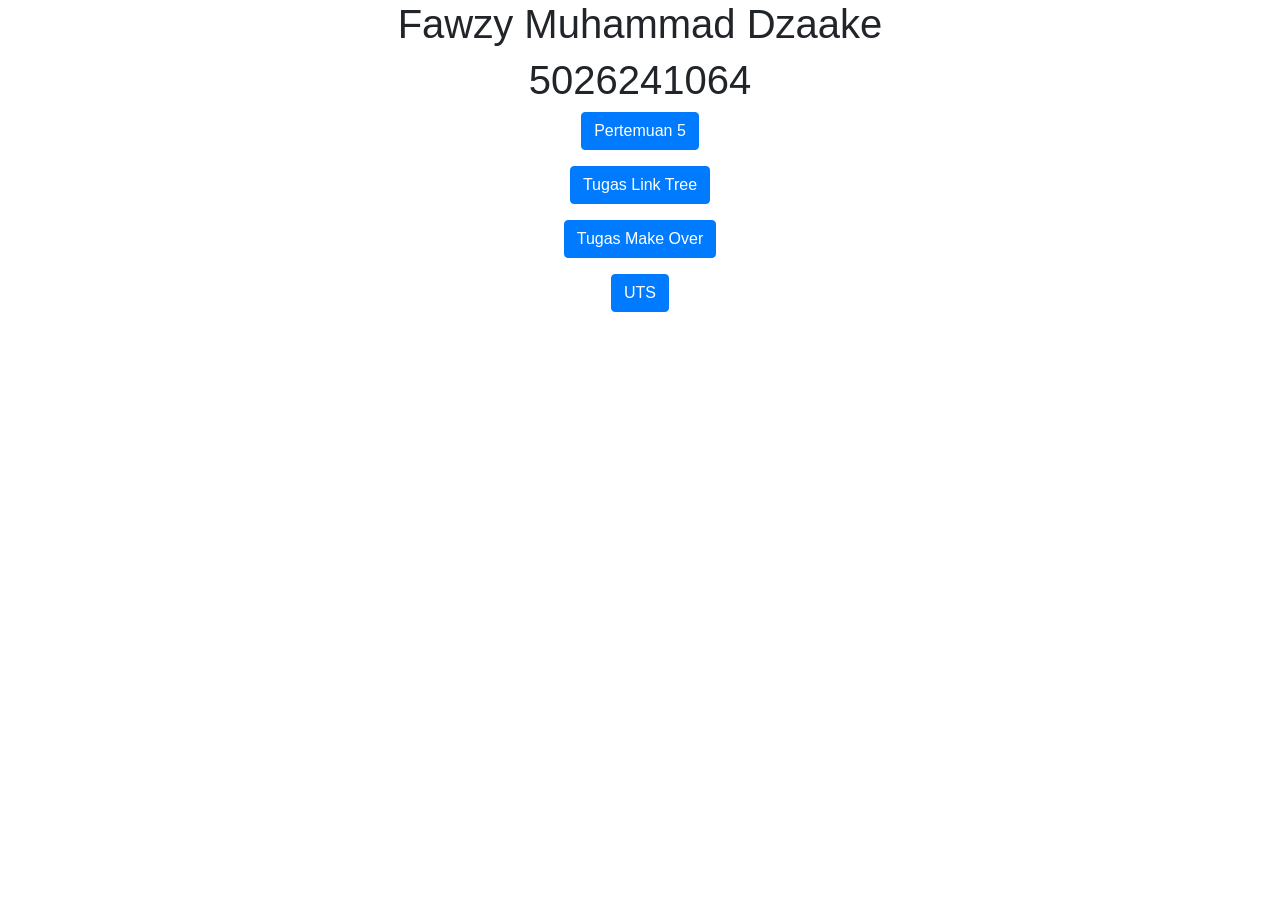
<file: index.html>
<!DOCTYPE html>
<html lang="en">

<head>
    <title>5026241064</title>
    <meta charset="utf-8">
    <meta name="viewport" content="width=device-width, initial-scale=1">

    <link rel="stylesheet" href="https://cdn.jsdelivr.net/npm/bootstrap@4.6.2/dist/css/bootstrap.min.css">
    <link href="https://fonts.googleapis.com/css2?family=Open+Sans:wght@400;700&display=swap" rel="stylesheet">

    <script src="https://cdn.jsdelivr.net/npm/jquery@3.7.1/dist/jquery.slim.min.js"></script>
    <script src="https://cdn.jsdelivr.net/npm/popper.js@1.16.1/dist/umd/popper.min.js"></script>
    <script src="https://cdn.jsdelivr.net/npm/bootstrap@4.6.2/dist/js/bootstrap.bundle.min.js"></script>
</head>

<body>
    <div class="container">
        <center>
            <h1>Fawzy Muhammad Dzaake</h1>
            <h1>5026241064</h1>
            <p><a href="pertemuan5.html" target="_blank"><button class="btn btn-primary">Pertemuan 5</button></a></p>
            <p><a href="tugaspertemuan5.html" target="_blank"><button class="btn btn-primary">Tugas Link Tree</button></a></p>
            <p><a href="tugaspraets.html" target="_blank"><button class="btn btn-primary">Tugas Make Over</button></a></p>
            <p><a href="UTS/5026241064.html" target="_blank"><button class="btn btn-primary">UTS</button></a>
        </center>
    </div>
</body>

</html>
</file>
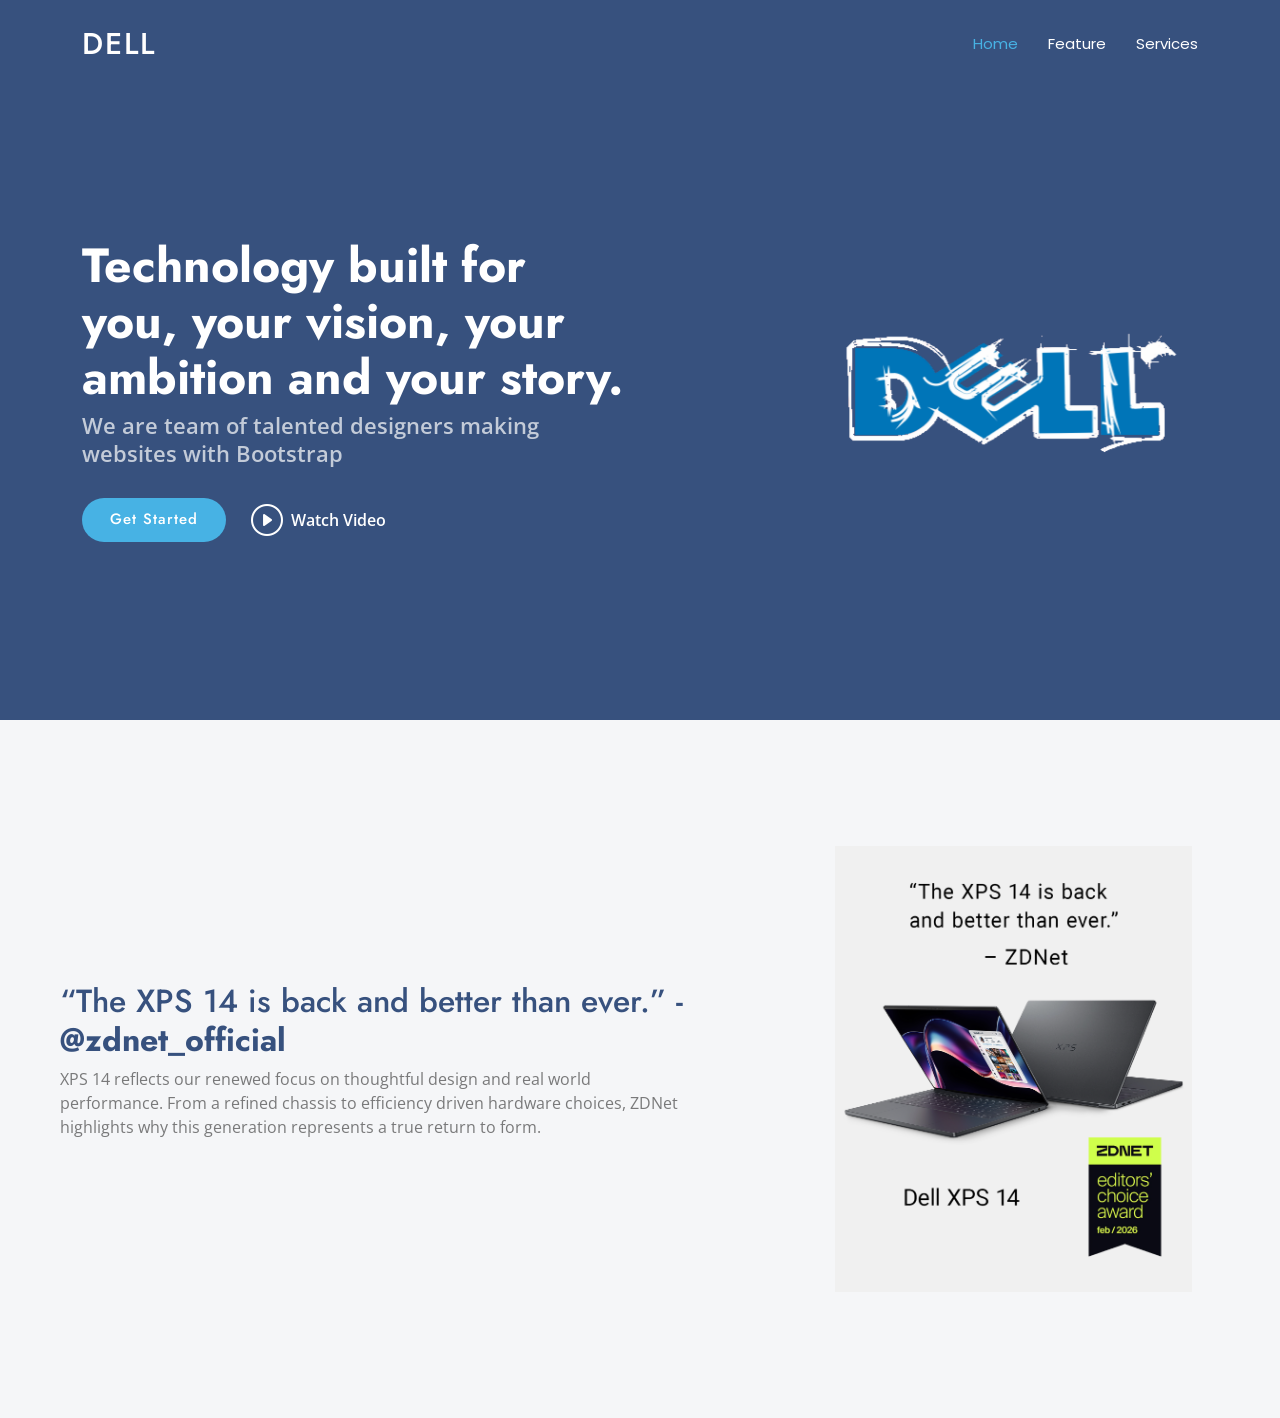
<file: pertemuan5.html>
<!DOCTYPE html>
<html lang="en">

<head>
    <meta charset="utf-8">
    <meta content="width=device-width, initial-scale=1.0" name="viewport">
    <title>DELL</title>
    <meta name="description" content="">
    <meta name="keywords" content="">

    <!-- Favicons -->
    <link href="assets/img/favicon.png" rel="icon">
    <link href="assets/img/apple-touch-icon.png" rel="apple-touch-icon">

    <!-- Fonts -->
    <link href="https://fonts.googleapis.com" rel="preconnect">
    <link href="https://fonts.gstatic.com" rel="preconnect" crossorigin>
    <link
        href="https://fonts.googleapis.com/css2?family=Open+Sans:ital,wght@0,300;0,400;0,500;0,600;0,700;0,800;1,300;1,400;1,500;1,600;1,700;1,800&family=Poppins:ital,wght@0,100;0,200;0,300;0,400;0,500;0,600;0,700;0,800;0,900;1,100;1,200;1,300;1,400;1,500;1,600;1,700;1,800;1,900&family=Jost:ital,wght@0,100;0,200;0,300;0,400;0,500;0,600;0,700;0,800;0,900;1,100;1,200;1,300;1,400;1,500;1,600;1,700;1,800;1,900&display=swap"
        rel="stylesheet">

    <!-- Vendor CSS Files -->
    <link href="assets/vendor/bootstrap/css/bootstrap.min.css" rel="stylesheet">
    <link href="assets/vendor/bootstrap-icons/bootstrap-icons.css" rel="stylesheet">
    <link href="assets/vendor/aos/aos.css" rel="stylesheet">
    <link href="assets/vendor/glightbox/css/glightbox.min.css" rel="stylesheet">
    <link href="assets/vendor/swiper/swiper-bundle.min.css" rel="stylesheet">

    <!-- Main CSS File -->
    <link href="assets/css/main.css" rel="stylesheet">
    
    <!-- =======================================================
  * Template Name: Arsha
  * Template URL: https://bootstrapmade.com/arsha-free-bootstrap-html-template-corporate/
  * Updated: Feb 22 2025 with Bootstrap v5.3.3
  * Author: BootstrapMade.com
  * License: https://bootstrapmade.com/license/
    ======================================================== -->
</head>

<body class="index-page">
    <header id="header" class="header d-flex align-items-center fixed-top">
        <div class="container-fluid container-xl position-relative d-flex align-items-center">
        
            <a href="index.html" class="logo d-flex align-items-center me-auto">
                <!-- Uncomment the line below if you also wish to use an image logo -->
                <!-- <img src="assets/img/logo.webp" alt=""> -->
                <h1 class="sitename">DELL</h1>
            </a>

            <nav id="navmenu" class="navmenu">
                <ul>
                    <li><a href="#hero" class="active">Home</a></li>
                    <li><a href="#why-us">Feature</a></li>
                    <li><a href="#services">Services</a></li>
                </ul>
                <i class="mobile-nav-toggle d-xl-none bi bi-list"></i>
            </nav>
    
        </div>
    </header>

    <main class="main">
    
        <!-- Hero Section -->
        <section id="hero" class="hero section dark-background">
        
            <div class="container">
                <div class="row gy-4">
                    <div class="col-lg-6 order-2 order-lg-1 d-flex flex-column justify-content-center"
                        data-aos="zoom-out">
                        <h1>Technology built for you, your vision, your ambition and your story.</h1>
                        <p>We are team of talented designers making websites with Bootstrap</p>
                        <div class="d-flex">
                            <a href="#about" class="btn-get-started">Get Started</a>
                            <a href="visitstore.bio/dell?tab=ig"
                                class="glightbox btn-watch-video d-flex align-items-center"><i
                                    class="bi bi-play-circle"></i><span>Watch Video</span></a>
                        </div>
                    </div>
                    <div class="col-lg-6 order-1 order-lg-2 hero-img text-end" data-aos="zoom-out" data-aos-delay="200">
                        <img src="assets/img/logo-dell.png" class="img-fluid animated" style="width: 70%;">
                    </div>
                </div>
            </div>
        
        </section><!-- /Hero Section -->
        <!-- Why Us Section -->
        <section id="why-us" class="section why-us light-background" data-builder="section">
        
            <div class="container-fluid">
            
                <div class="row gy-4">
                
                    <div class="col-lg-7 d-flex flex-column justify-content-center order-2 order-lg-1">
                    
                        <div class="content px-xl-5 text-start" data-aos="fade-up" data-aos-delay="100">
                            <h1 class="fs-2"><span>“The XPS 14 is back and better than ever.” - </span><strong>@zdnet_official</strong></h1>
                            <p class="large">
                                XPS 14 reflects our renewed focus on thoughtful design and real world performance. From a refined chassis to efficiency driven hardware choices, ZDNet highlights why this generation represents a true return to form.
                            </p>
                        </div>
                    
                    </div>
                
                    <div class="col-lg-5 order-1 order-lg-2 why-us-img">
                        <img src="assets/img/dell-xps-14.png" class="img-fluid" alt="" data-aos="zoom-in"
                            data-aos-delay="100">
                    </div>
                </div>
            
            </div>
        
        </section><!-- /Why Us Section -->
        <!-- Scroll Top -->
        <a href="#" id="scroll-top" class="scroll-top d-flex align-items-center justify-content-center"><i
                class="bi bi-arrow-up-short"></i></a>
        
        <!-- Preloader -->
        <div id="preloader"></div>
        
        <!-- Vendor JS Files -->
        <script src="assets/vendor/bootstrap/js/bootstrap.bundle.min.js"></script>
        <script src="assets/vendor/php-email-form/validate.js"></script>
        <script src="assets/vendor/aos/aos.js"></script>
        <script src="assets/vendor/glightbox/js/glightbox.min.js"></script>
        <script src="assets/vendor/swiper/swiper-bundle.min.js"></script>
        <script src="assets/vendor/waypoints/noframework.waypoints.js"></script>
        <script src="assets/vendor/imagesloaded/imagesloaded.pkgd.min.js"></script>
        <script src="assets/vendor/isotope-layout/isotope.pkgd.min.js"></script>
        
        <!-- Main JS File -->
        <script src="assets/js/main.js"></script>

</body>

</html>
</file>
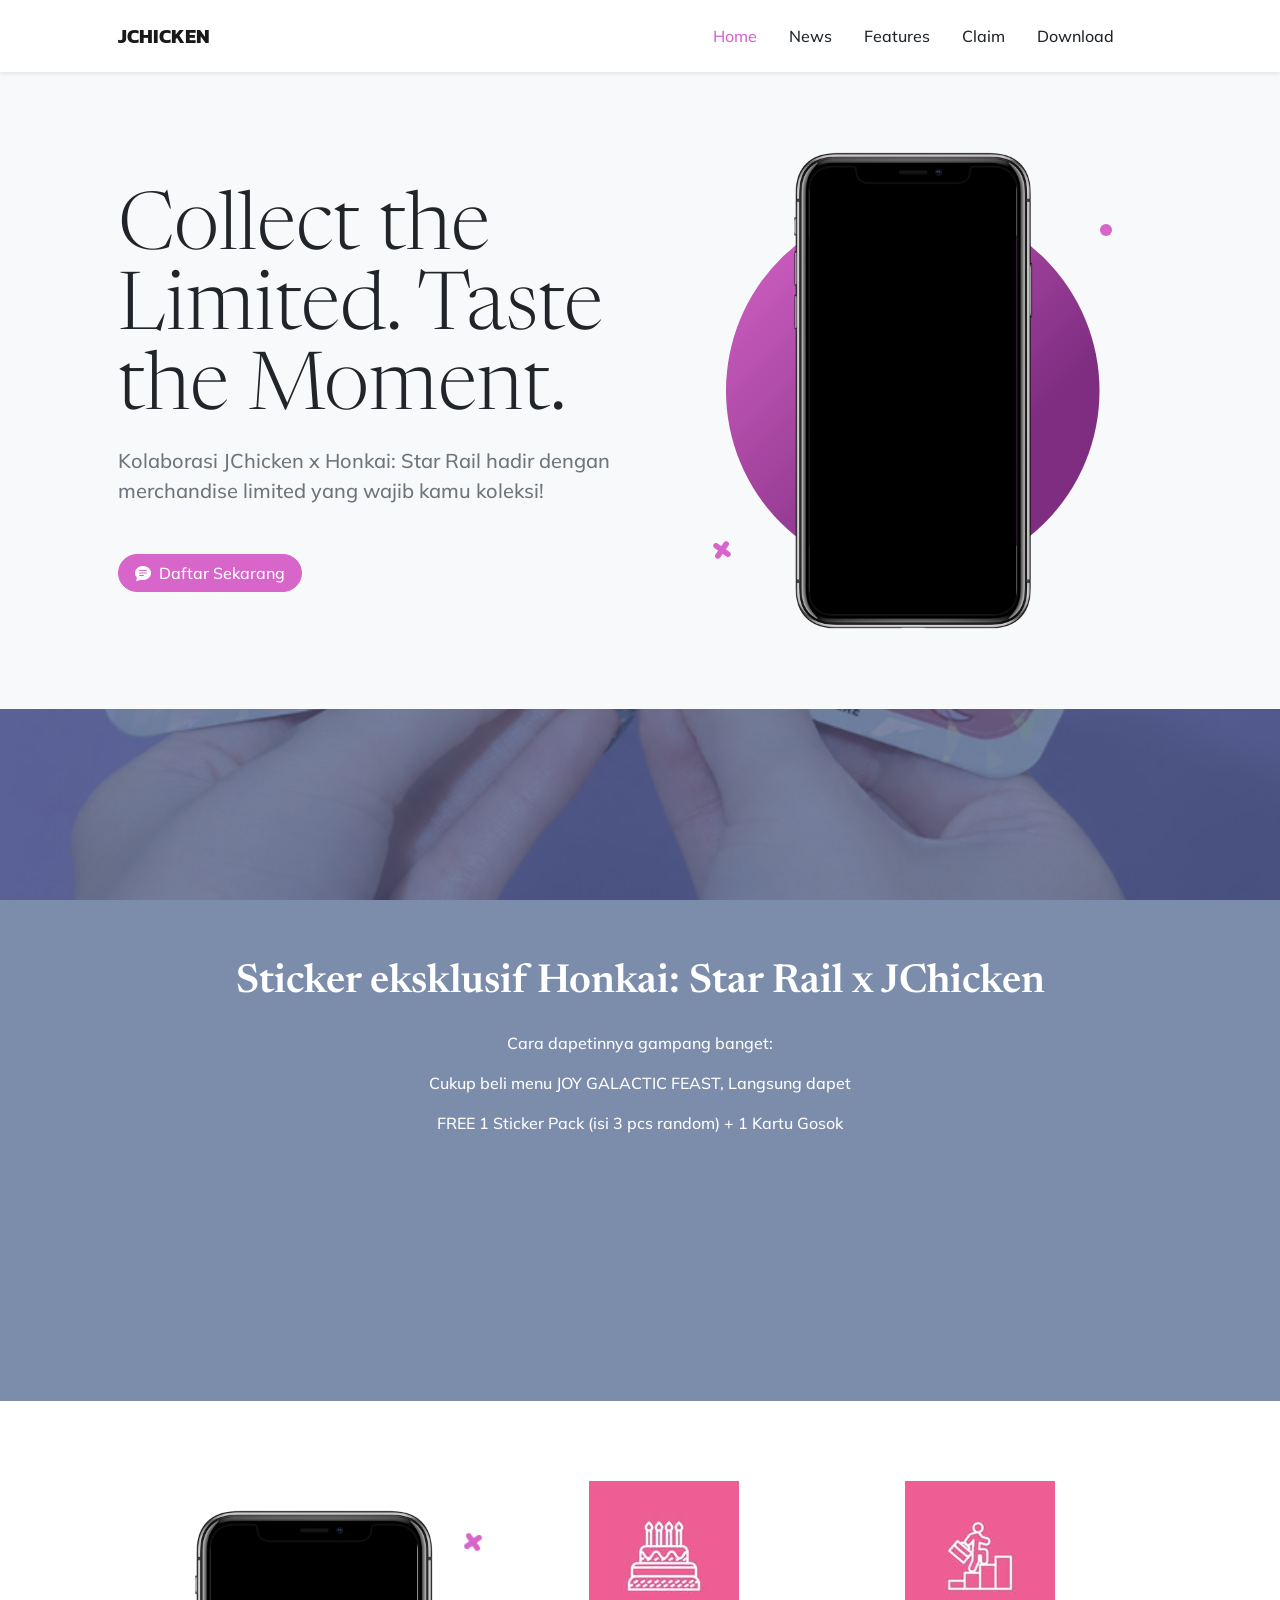
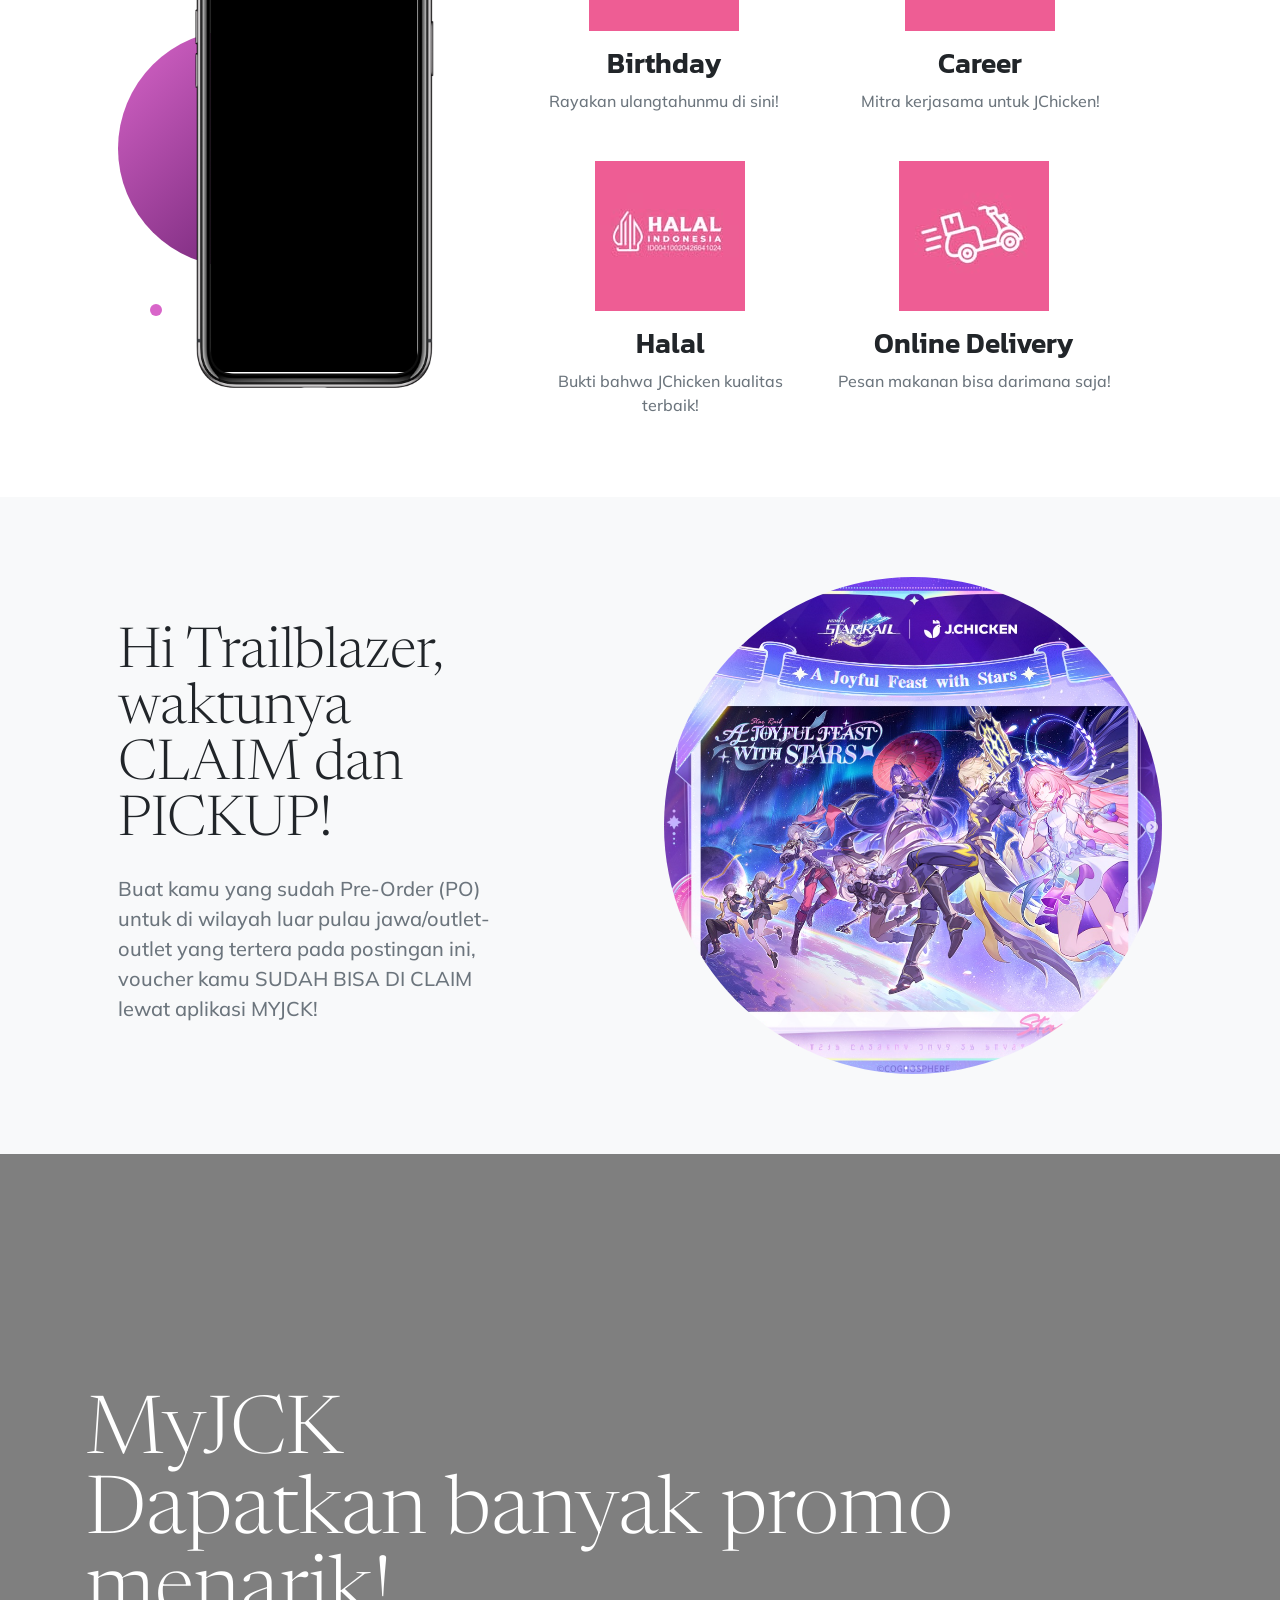
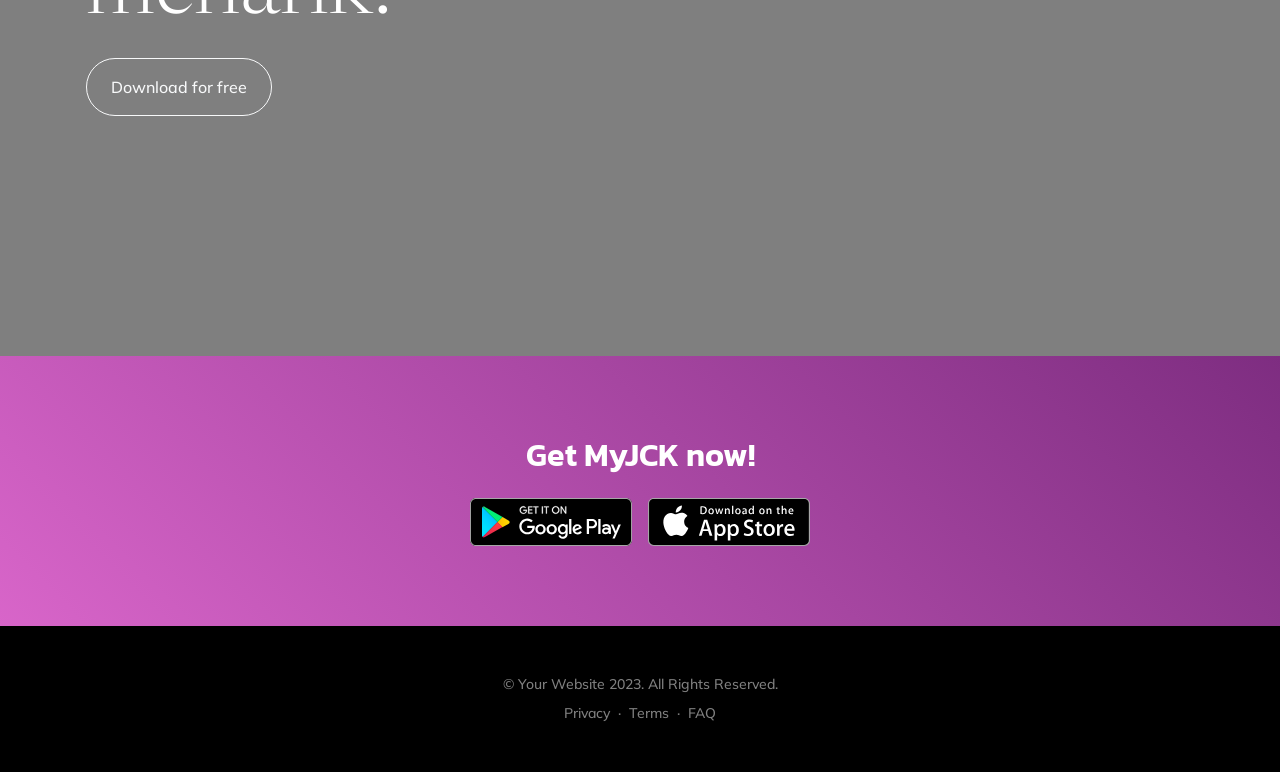
<file: UTS/5026241064.html>
<!DOCTYPE html>
<html lang="en">
    <head>
        <meta charset="utf-8" />
        <meta name="viewport" content="width=device-width, initial-scale=1, shrink-to-fit=no" />
        <meta name="description" content="" />
        <meta name="author" content="" />
        <title>New Age - Start Bootstrap Theme</title>
        <link rel="icon" type="image/x-icon" href="assets/favicon.ico" />
        <!-- Bootstrap icons-->
        <link href="https://cdn.jsdelivr.net/npm/bootstrap-icons@1.5.0/font/bootstrap-icons.css" rel="stylesheet" />
        <!-- Google fonts-->
        <link rel="preconnect" href="https://fonts.gstatic.com" />
        <link href="https://fonts.googleapis.com/css2?family=Newsreader:ital,wght@0,600;1,600&amp;display=swap" rel="stylesheet" />
        <link href="https://fonts.googleapis.com/css2?family=Mulish:ital,wght@0,300;0,500;0,600;0,700;1,300;1,500;1,600;1,700&amp;display=swap" rel="stylesheet" />
        <link href="https://fonts.googleapis.com/css2?family=Kanit:ital,wght@0,400;1,400&amp;display=swap" rel="stylesheet" />
        <!-- Core theme CSS (includes Bootstrap)-->
        <link href="css/styles.css" rel="stylesheet" />
    </head>
    <body id="page-top">
        <!-- tes -->
        <!-- Navigation-->
        <nav class="navbar navbar-expand-lg navbar-light fixed-top shadow-sm" id="mainNav">
            <div class="container px-5">
                <a class="navbar-brand fw-bold" href="#page-top">JCHICKEN</a>
                <button class="navbar-toggler" type="button" data-bs-toggle="collapse" data-bs-target="#navbarResponsive" aria-controls="navbarResponsive" aria-expanded="false" aria-label="Toggle navigation">
                    Menu
                    <i class="bi-list"></i>
                </button>
                <div class="collapse navbar-collapse" id="navbarResponsive">
                    <ul class="navbar-nav ms-auto me-4 my-3 my-lg-0">
                        <li class="nav-item"><a class="nav-link me-lg-3" href="#header">Home</a></li>
                        <li class="nav-item"><a class="nav-link me-lg-3" href="#quote">News</a></li>
                        <li class="nav-item"><a class="nav-link me-lg-3" href="#features">Features</a></li>
                        <li class="nav-item"><a class="nav-link me-lg-3" href="#bscfeatures">Claim</a></li>
                        <li class="nav-item"><a class="nav-link me-lg-3" href="#download">Download</a></li>

                    </ul>
                </div>
            </div>
        </nav>
        <!-- Mashead header-->
        <section id="header" class="masthead">
            <div class="container px-5">
                <div class="row gx-5 align-items-center">
                    <div class="col-lg-6">
                        <!-- Mashead text and app badges-->
                        <div class="mb-5 mb-lg-0 text-center text-lg-start">
                            <h1 class="display-1 lh-1 mb-3">Collect the Limited. Taste the Moment.</h1>
                            <p class="lead fw-normal text-muted mb-5">Kolaborasi JChicken x Honkai: Star Rail hadir dengan merchandise limited yang wajib kamu koleksi!</p>
                            <div class="d-flex flex-column flex-lg-row align-items-center">
                                <button class="btn btn-primary rounded-pill px-3 mb-2 mb-lg-0" data-bs-toggle="modal" data-bs-target="#feedbackModal">
                                    <span class="d-flex align-items-center">
                                        <i class="bi-chat-text-fill me-2"></i>
                                        <span class="">Daftar Sekarang</span>
                                    </span>
                                </button>
                            </div>
                        </div>
                    </div>
                    <div class="col-lg-6">
                        <!-- Masthead device mockup feature-->
                        <div class="masthead-device-mockup">
                            <svg class="circle" viewBox="0 0 100 100" xmlns="http://www.w3.org/2000/svg">
                                <defs>
                                    <linearGradient id="circleGradient" gradientTransform="rotate(45)">
                                        <stop class="gradient-start-color" offset="0%"></stop>
                                        <stop class="gradient-end-color" offset="100%"></stop>
                                    </linearGradient>
                                </defs>
                                <circle cx="50" cy="50" r="50"></circle></svg
                            ><svg class="shape-1 d-none d-sm-block" viewBox="0 0 240.83 240.83" xmlns="http://www.w3.org/2000/svg">
                                <rect x="-32.54" y="78.39" width="305.92" height="84.05" rx="42.03" transform="translate(120.42 -49.88) rotate(45)"></rect>
                                <rect x="-32.54" y="78.39" width="305.92" height="84.05" rx="42.03" transform="translate(-49.88 120.42) rotate(-45)"></rect></svg
                            ><svg class="shape-2 d-none d-sm-block" viewBox="0 0 100 100" xmlns="http://www.w3.org/2000/svg"><circle cx="50" cy="50" r="50"></circle></svg>
                            <div class="device-wrapper">
                                <div class="device" data-device="iPhoneX" data-orientation="portrait" data-color="black">
                                    <div class="screen bg-black">
                                        <!-- PUT CONTENTS HERE:-->
                                        <!-- * * This can be a video, image, or just about anything else.-->
                                        <!-- * * Set the max width of your media to 100% and the height to-->
                                        <!-- * * 100% like the demo example below.-->
                                        <video muted="muted" autoplay="" loop="" style="max-width: 100%; height: 100%"><source src="assets/img/konten_hp.mp4" type="video/mp4" /></video>
                                    </div>
                                </div>
                            </div>
                        </div>
                    </div>
                </div>
            </div>
        </section>
        <!-- Quote/testimonial aside-->
        <section id="quote" class="quote section dark-background text-center">
            <img src="assets/img/Card.png" alt="">
            <div class="container">
                <div class="row justify-content-center" data-aos="zoom-in" data-aos-delay="100">
                    <div class="h2 fs-1 text-white mb-4">Sticker eksklusif Honkai: Star Rail x JChicken</div>
                    <p>
                        Cara dapetinnya gampang banget: 
                    </p>
                    <p>
                        Cukup beli menu JOY GALACTIC FEAST, Langsung dapet 
                    </p>
                    <p>
                        FREE 1 Sticker Pack (isi 3 pcs random) + 1 Kartu Gosok
                    </p>
                </div>
            </div>
        </section>
        <!-- App features section-->
        <section id="features">
            <div class="container px-5">
                <div class="row gx-5 align-items-center">
                    <div class="col-lg-8 order-lg-1 mb-5 mb-lg-0">
                        <div class="container-fluid px-5">
                            <div class="row gx-5">
                                <div class="col-md-6 mb-5">
                                    <!-- Feature item-->
                                    <div class="text-center">
                                        <a class="text-gradient d-block mb-3">
                                            <img src="assets/img/birthday.jpg" alt="">
                                        </a>
                                        <h3 class="font-alt">Birthday</h3>
                                        <p class="text-muted mb-0">Rayakan ulangtahunmu di sini!</p>
                                    </div>
                                </div>
                                <div class="col-md-6 mb-5">
                                    <!-- Feature item-->
                                    <div class="text-center">
                                        <a class="text-gradient d-block mb-3">
                                            <img src="assets/img/career.jpg" alt="">
                                        </a>
                                        <h3 class="font-alt">Career</h3>
                                        <p class="text-muted mb-0">Mitra kerjasama untuk JChicken!</p>
                                    </div>
                                </div>
                            </div>
                            <div class="row">
                                <div class="col-md-6 mb-5 mb-md-0">
                                    <!-- Feature item-->
                                    <div class="text-center">
                                        <a class="text-gradient d-block mb-3">
                                            <img src="assets/img/halal.jpg" alt="">
                                        </a>
                                        <h3 class="font-alt">Halal</h3>
                                        <p class="text-muted mb-0">Bukti bahwa JChicken kualitas terbaik!</p>
                                    </div>
                                </div>
                                <div class="col-md-6">
                                    <!-- Feature item-->
                                    <div class="text-center">
                                        <a class="text-gradient d-block mb-3">
                                            <img src="assets/img/delivery.jpg" alt="">
                                        </a>
                                        <h3 class="font-alt">Online Delivery</h3>
                                        <p class="text-muted mb-0">Pesan makanan bisa darimana saja!</p>
                                    </div>
                                </div>
                            </div>
                        </div>
                    </div>
                    <div class="col-lg-4 order-lg-0">
                        <!-- Features section device mockup-->
                        <div class="features-device-mockup">
                            <svg class="circle" viewBox="0 0 100 100" xmlns="http://www.w3.org/2000/svg">
                                <defs>
                                    <linearGradient id="circleGradient" gradientTransform="rotate(45)">
                                        <stop class="gradient-start-color" offset="0%"></stop>
                                        <stop class="gradient-end-color" offset="100%"></stop>
                                    </linearGradient>
                                </defs>
                                <circle cx="50" cy="50" r="50"></circle></svg
                            ><svg class="shape-1 d-none d-sm-block" viewBox="0 0 240.83 240.83" xmlns="http://www.w3.org/2000/svg">
                                <rect x="-32.54" y="78.39" width="305.92" height="84.05" rx="42.03" transform="translate(120.42 -49.88) rotate(45)"></rect>
                                <rect x="-32.54" y="78.39" width="305.92" height="84.05" rx="42.03" transform="translate(-49.88 120.42) rotate(-45)"></rect></svg
                            ><svg class="shape-2 d-none d-sm-block" viewBox="0 0 100 100" xmlns="http://www.w3.org/2000/svg"><circle cx="50" cy="50" r="50"></circle></svg>
                            <div class="device-wrapper">
                                <div class="device" data-device="iPhoneX" data-orientation="portrait" data-color="black">
                                    <div class="screen bg-black">
                                        <!-- PUT CONTENTS HERE:-->
                                        <!-- * * This can be a video, image, or just about anything else.-->
                                        <!-- * * Set the max width of your media to 100% and the height to-->
                                        <!-- * * 100% like the demo example below.-->
                                        <video muted="muted" autoplay="" loop="" style="max-width: 100%; height: 100%"><source src="assets/img/konten_makan.mp4" type="video/mp4" /></video>
                                    </div>
                                </div>
                            </div>
                        </div>
                    </div>
                </div>
            </div>
        </section>
        <!-- Basic features section-->
        <section id="bscfeatures" class="bg-light">
            <div class="container px-5">
                <div class="row gx-5 align-items-center justify-content-center justify-content-lg-between">
                    <div class="col-12 col-lg-5">
                        <h2 class="display-4 lh-1 mb-4">Hi Trailblazer, waktunya CLAIM dan PICKUP!</h2>
                        <p class="lead fw-normal text-muted mb-5 mb-lg-0">Buat kamu yang sudah Pre-Order (PO) untuk di wilayah luar pulau jawa/outlet-outlet yang tertera pada postingan ini, voucher kamu SUDAH BISA DI CLAIM lewat aplikasi MYJCK!</p>
                    </div>
                    <div class="col-sm-8 col-md-6">
                        <div class="px-5 px-sm-0"><img class="img-fluid rounded-circle" src="assets/img/claim_pickup.png" alt="..." /></div>
                    </div>
                </div>
            </div>
        </section>
        <!-- Call to action section-->
        <section class="cta">
            <div class="cta-content">
                <div class="container px-3">
                    <h2 class="text-white display-1 lh-1 mb-4">
                        MyJCK
                        <br />
                        Dapatkan banyak promo menarik!
                    </h2>
                    <a class="btn btn-outline-light py-3 px-4 rounded-pill" href="https://startbootstrap.com/theme/new-age" target="_blank">Download for free</a>
                </div>
            </div>
        </section>
        <!-- App badge section-->
        <section class="bg-gradient-primary-to-secondary" id="download">
            <div class="container px-5">
                <h2 class="text-center text-white font-alt mb-4">Get MyJCK now!</h2>
                <div class="d-flex flex-column flex-lg-row align-items-center justify-content-center">
                    <a class="me-lg-3 mb-4 mb-lg-0" href="#!"><img class="app-badge" src="assets/img/google-play-badge.svg" alt="..." /></a>
                    <a href="#!"><img class="app-badge" src="assets/img/app-store-badge.svg" alt="..." /></a>
                </div>
            </div>
        </section>
        <!-- Footer-->
        <footer class="bg-black text-center py-5">
            <div class="container px-5">
                <div class="text-white-50 small">
                    <div class="mb-2">&copy; Your Website 2023. All Rights Reserved.</div>
                    <a href="#!">Privacy</a>
                    <span class="mx-1">&middot;</span>
                    <a href="#!">Terms</a>
                    <span class="mx-1">&middot;</span>
                    <a href="#!">FAQ</a>
                </div>
            </div>
        </footer>
        <!-- Feedback Modal-->
        <div class="modal fade" id="feedbackModal" tabindex="-1" aria-labelledby="feedbackModalLabel" aria-hidden="true">
            <div class="modal-dialog modal-dialog-centered">
                <div class="modal-content">
                    <div class="modal-header bg-gradient-primary-to-secondary p-4">
                        <h5 class="modal-title font-alt text-white" id="feedbackModalLabel">Daftarkan Akunmu!</h5>
                        <button class="btn-close btn-close-white" type="button" data-bs-dismiss="modal" aria-label="Close"></button>
                    </div>
                    <div class="modal-body border-0 p-4">
                        <!-- * * * * * * * * * * * * * * *-->
                        <!-- * * SB Forms Contact Form * *-->
                        <!-- * * * * * * * * * * * * * * *-->
                        <!-- This form is pre-integrated with SB Forms.-->
                        <!-- To make this form functional, sign up at-->
                        <!-- https://startbootstrap.com/solution/contact-forms-->
                        <!-- to get an API token!-->
                        <form id="contactForm" data-sb-form-api-token="API_TOKEN">
                            <!-- Name input-->
                            <div class="form-floating mb-3">
                                <input class="form-control" id="name" type="text" placeholder="Enter your name..." data-sb-validations="required" />
                                <label for="name">Full name</label>
                                <div class="invalid-feedback" data-sb-feedback="name:required">A name is required.</div>
                            </div>
                            <!-- Email address input-->
                            <div class="form-floating mb-3">
                                <input class="form-control" id="email" type="email" placeholder="name@example.com" data-sb-validations="required,email" />
                                <label for="email">Email address</label>
                                <div class="invalid-feedback" data-sb-feedback="email:required">An email is required.</div>
                                <div class="invalid-feedback" data-sb-feedback="email:email">Email is not valid.</div>
                            </div>
                            <!-- Phone number input-->
                            <div class="form-floating mb-3">
                                <input class="form-control" id="phone" type="tel" placeholder="(123) 456-7890" data-sb-validations="required" />
                                <label for="phone">Phone number</label>
                                <div class="invalid-feedback" data-sb-feedback="phone:required">A phone number is required.</div>
                            </div>
                            <!-- Message input-->
                            <div class="form-floating mb-3">
                                <textarea class="form-control" id="message" type="text" placeholder="Enter your message here..." style="height: 10rem" data-sb-validations="required"></textarea>
                                <label for="message">Message</label>
                                <div class="invalid-feedback" data-sb-feedback="message:required">A message is required.</div>
                            </div>
                            <!-- Submit success message-->
                            <!---->
                            <!-- This is what your users will see when the form-->
                            <!-- has successfully submitted-->
                            <div class="d-none" id="submitSuccessMessage">
                                <div class="text-center mb-3">
                                    <div class="fw-bolder">Form submission successful!</div>
                                    To activate this form, sign up at
                                    <br />
                                    <a href="https://startbootstrap.com/solution/contact-forms">https://startbootstrap.com/solution/contact-forms</a>
                                </div>
                            </div>
                            <!-- Submit error message-->
                            <!---->
                            <!-- This is what your users will see when there is-->
                            <!-- an error submitting the form-->
                            <div class="d-none" id="submitErrorMessage"><div class="text-center text-danger mb-3">Error sending message!</div></div>
                            <!-- Submit Button-->
                            <div class="d-grid"><button class="btn btn-primary rounded-pill btn-lg disabled" id="submitButton" type="submit">Submit</button></div>
                        </form>
                    </div>
                </div>
            </div>
        </div>
        <!-- Bootstrap core JS-->
        <script src="https://cdn.jsdelivr.net/npm/bootstrap@5.2.3/dist/js/bootstrap.bundle.min.js"></script>
        <!-- Core theme JS-->
        <script src="js/scripts.js"></script>
        <!-- * * * * * * * * * * * * * * * * * * * * * * * * * * * * * * * * * * * * * * * *-->
        <!-- * *                               SB Forms JS                               * *-->
        <!-- * * Activate your form at https://startbootstrap.com/solution/contact-forms * *-->
        <!-- * * * * * * * * * * * * * * * * * * * * * * * * * * * * * * * * * * * * * * * *-->
        <script src="https://cdn.startbootstrap.com/sb-forms-latest.js"></script>
    </body>
</html>
</file>
<file: assets/css/main.css>
/**
* Template Name: Arsha
* Template URL: https://bootstrapmade.com/arsha-free-bootstrap-html-template-corporate/
* Updated: Feb 22 2025 with Bootstrap v5.3.3
* Author: BootstrapMade.com
* License: https://bootstrapmade.com/license/
*/

/*--------------------------------------------------------------
# Font & Color Variables
# Help: https://bootstrapmade.com/color-system/
--------------------------------------------------------------*/
/* Fonts */
:root {
  --default-font: "Open Sans",  system-ui, -apple-system, "Segoe UI", Roboto, "Helvetica Neue", Arial, "Noto Sans", "Liberation Sans", sans-serif, "Apple Color Emoji", "Segoe UI Emoji", "Segoe UI Symbol", "Noto Color Emoji";
  --heading-font: "Jost",  sans-serif;
  --nav-font: "Poppins",  sans-serif;
}

/* Global Colors - The following color variables are used throughout the website. Updating them here will change the color scheme of the entire website */
:root { 
  --background-color: #ffffff; /* Background color for the entire website, including individual sections */
  --default-color: #444444; /* Default color used for the majority of the text content across the entire website */
  --heading-color: #37517e; /* Color for headings, subheadings and title throughout the website */
  --accent-color: #47b2e4; /* Accent color that represents your brand on the website. It's used for buttons, links, and other elements that need to stand out */
  --surface-color: #ffffff; /* The surface color is used as a background of boxed elements within sections, such as cards, icon boxes, or other elements that require a visual separation from the global background. */
  --contrast-color: #ffffff; /* Contrast color for text, ensuring readability against backgrounds of accent, heading, or default colors. */
}

/* Nav Menu Colors - The following color variables are used specifically for the navigation menu. They are separate from the global colors to allow for more customization options */
:root {
  --nav-color: #ffffff;  /* The default color of the main navmenu links */
  --nav-hover-color: #47b2e4; /* Applied to main navmenu links when they are hovered over or active */
  --nav-mobile-background-color: #ffffff; /* Used as the background color for mobile navigation menu */
  --nav-dropdown-background-color: #ffffff; /* Used as the background color for dropdown items that appear when hovering over primary navigation items */
  --nav-dropdown-color: #444444; /* Used for navigation links of the dropdown items in the navigation menu. */
  --nav-dropdown-hover-color: #47b2e4; /* Similar to --nav-hover-color, this color is applied to dropdown navigation links when they are hovered over. */
}

/* Color Presets - These classes override global colors when applied to any section or element, providing reuse of the sam color scheme. */

.light-background {
  --background-color: #f5f6f8;
  --surface-color: #ffffff;
}

.dark-background {
  --background-color: #37517e;
  --default-color: #ffffff;
  --heading-color: #ffffff;
  --surface-color: #4668a2;
  --contrast-color: #ffffff;
}

/* Smooth scroll */
:root {
  scroll-behavior: smooth;
}

/*--------------------------------------------------------------
# General Styling & Shared Classes
--------------------------------------------------------------*/
body {
  color: var(--default-color);
  background-color: var(--background-color);
  font-family: var(--default-font);
}

a {
  color: var(--accent-color);
  text-decoration: none;
  transition: 0.3s;
}

a:hover {
  color: color-mix(in srgb, var(--accent-color), transparent 25%);
  text-decoration: none;
}

h1,
h2,
h3,
h4,
h5,
h6 {
  color: var(--heading-color);
  font-family: var(--heading-font);
}

/* PHP Email Form Messages
------------------------------*/
.php-email-form .error-message {
  display: none;
  background: #df1529;
  color: #ffffff;
  text-align: left;
  padding: 15px;
  margin-bottom: 24px;
  font-weight: 600;
}

.php-email-form .sent-message {
  display: none;
  color: #ffffff;
  background: #059652;
  text-align: center;
  padding: 15px;
  margin-bottom: 24px;
  font-weight: 600;
}

.php-email-form .loading {
  display: none;
  background: var(--surface-color);
  text-align: center;
  padding: 15px;
  margin-bottom: 24px;
}

.php-email-form .loading:before {
  content: "";
  display: inline-block;
  border-radius: 50%;
  width: 24px;
  height: 24px;
  margin: 0 10px -6px 0;
  border: 3px solid var(--accent-color);
  border-top-color: var(--surface-color);
  animation: php-email-form-loading 1s linear infinite;
}

@keyframes php-email-form-loading {
  0% {
    transform: rotate(0deg);
  }

  100% {
    transform: rotate(360deg);
  }
}

/*--------------------------------------------------------------
# Global Header
--------------------------------------------------------------*/
.header {
  --background-color: #3d4d6a;
  --heading-color: #ffffff;
  color: var(--default-color);
  background-color: var(--background-color);
  padding: 15px 0;
  transition: all 0.5s;
  z-index: 997;
}

.header .logo {
  line-height: 1;
}

.header .logo img {
  max-height: 36px;
  margin-right: 8px;
}

.header .logo h1 {
  font-size: 30px;
  margin: 0;
  font-weight: 500;
  color: var(--heading-color);
  letter-spacing: 2px;
  text-transform: uppercase;
}

.header .btn-getstarted,
.header .btn-getstarted:focus {
  color: var(--contrast-color);
  background: var(--accent-color);
  font-size: 14px;
  padding: 8px 25px;
  margin: 0 0 0 30px;
  border-radius: 50px;
  transition: 0.3s;
}

.header .btn-getstarted:hover,
.header .btn-getstarted:focus:hover {
  color: var(--contrast-color);
  background: color-mix(in srgb, var(--accent-color), transparent 15%);
}

@media (max-width: 1200px) {
  .header .logo {
    order: 1;
  }

  .header .btn-getstarted {
    order: 2;
    margin: 0 15px 0 0;
    padding: 6px 15px;
  }

  .header .navmenu {
    order: 3;
  }
}

/* Index Page Header
------------------------------*/
.index-page .header {
  --background-color: rgba(255, 255, 255, 0);
  --heading-color: #ffffff;
  --nav-color: #ffffff;
}

/* Index Page Header on Scroll
------------------------------*/
.index-page.scrolled .header {
  --background-color: rgba(40, 58, 90, 0.9);
}

/*--------------------------------------------------------------
# Navigation Menu
--------------------------------------------------------------*/
/* Desktop Navigation */
@media (min-width: 1200px) {
  .navmenu {
    padding: 0;
  }

  .navmenu ul {
    margin: 0;
    padding: 0;
    display: flex;
    list-style: none;
    align-items: center;
  }

  .navmenu li {
    position: relative;
  }

  .navmenu a,
  .navmenu a:focus {
    color: var(--nav-color);
    padding: 18px 15px;
    font-size: 15px;
    font-family: var(--nav-font);
    font-weight: 400;
    display: flex;
    align-items: center;
    justify-content: space-between;
    white-space: nowrap;
    transition: 0.3s;
  }

  .navmenu a i,
  .navmenu a:focus i {
    font-size: 12px;
    line-height: 0;
    margin-left: 5px;
    transition: 0.3s;
  }

  .navmenu li:last-child a {
    padding-right: 0;
  }

  .navmenu li:hover>a,
  .navmenu .active,
  .navmenu .active:focus {
    color: var(--nav-hover-color);
  }

  .navmenu .dropdown ul {
    margin: 0;
    padding: 10px 0;
    background: var(--nav-dropdown-background-color);
    display: block;
    position: absolute;
    visibility: hidden;
    left: 14px;
    top: 130%;
    opacity: 0;
    transition: 0.3s;
    border-radius: 4px;
    z-index: 99;
    box-shadow: 0px 0px 30px rgba(0, 0, 0, 0.1);
  }

  .navmenu .dropdown ul li {
    min-width: 200px;
  }

  .navmenu .dropdown ul a {
    padding: 10px 20px;
    font-size: 15px;
    text-transform: none;
    color: var(--nav-dropdown-color);
  }

  .navmenu .dropdown ul a i {
    font-size: 12px;
  }

  .navmenu .dropdown ul a:hover,
  .navmenu .dropdown ul .active:hover,
  .navmenu .dropdown ul li:hover>a {
    color: var(--nav-dropdown-hover-color);
  }

  .navmenu .dropdown:hover>ul {
    opacity: 1;
    top: 100%;
    visibility: visible;
  }

  .navmenu .dropdown .dropdown ul {
    top: 0;
    left: -90%;
    visibility: hidden;
  }

  .navmenu .dropdown .dropdown:hover>ul {
    opacity: 1;
    top: 0;
    left: -100%;
    visibility: visible;
  }

  .navmenu .megamenu {
    position: static;
  }

  .navmenu .megamenu ul {
    margin: 0;
    padding: 10px;
    background: var(--nav-dropdown-background-color);
    box-shadow: 0px 0px 20px rgba(0, 0, 0, 0.1);
    position: absolute;
    top: 130%;
    left: 0;
    right: 0;
    visibility: hidden;
    opacity: 0;
    display: flex;
    transition: 0.3s;
    border-radius: 4px;
    z-index: 99;
  }

  .navmenu .megamenu ul li {
    flex: 1;
  }

  .navmenu .megamenu ul li a,
  .navmenu .megamenu ul li:hover>a {
    padding: 10px 20px;
    font-size: 15px;
    color: var(--nav-dropdown-color);
  }

  .navmenu .megamenu ul li a:hover,
  .navmenu .megamenu ul li .active,
  .navmenu .megamenu ul li .active:hover {
    color: var(--nav-dropdown-hover-color);
  }

  .navmenu .megamenu:hover>ul {
    opacity: 1;
    top: 100%;
    visibility: visible;
  }

  .navmenu .dd-box-shadow {
    box-shadow: 0px 0px 30px rgba(0, 0, 0, 0.1);
  }
}

/* Mobile Navigation */
@media (max-width: 1199px) {
  .mobile-nav-toggle {
    color: var(--nav-color);
    font-size: 28px;
    line-height: 0;
    margin-right: 10px;
    cursor: pointer;
    transition: color 0.3s;
  }

  .navmenu {
    padding: 0;
    z-index: 9997;
  }

  .navmenu ul {
    display: none;
    list-style: none;
    position: absolute;
    inset: 60px 20px 20px 20px;
    padding: 10px 0;
    margin: 0;
    border-radius: 6px;
    background-color: var(--nav-mobile-background-color);
    overflow-y: auto;
    transition: 0.3s;
    z-index: 9998;
    box-shadow: 0px 0px 30px rgba(0, 0, 0, 0.1);
  }

  .navmenu a,
  .navmenu a:focus {
    color: var(--nav-dropdown-color);
    padding: 10px 20px;
    font-family: var(--nav-font);
    font-size: 17px;
    font-weight: 500;
    display: flex;
    align-items: center;
    justify-content: space-between;
    white-space: nowrap;
    transition: 0.3s;
  }

  .navmenu a i,
  .navmenu a:focus i {
    font-size: 12px;
    line-height: 0;
    margin-left: 5px;
    width: 30px;
    height: 30px;
    display: flex;
    align-items: center;
    justify-content: center;
    border-radius: 50%;
    transition: 0.3s;
    background-color: color-mix(in srgb, var(--accent-color), transparent 90%);
  }

  .navmenu a i:hover,
  .navmenu a:focus i:hover {
    background-color: var(--accent-color);
    color: var(--contrast-color);
  }

  .navmenu a:hover,
  .navmenu .active,
  .navmenu .active:focus {
    color: var(--nav-dropdown-hover-color);
  }

  .navmenu .active i,
  .navmenu .active:focus i {
    background-color: var(--accent-color);
    color: var(--contrast-color);
    transform: rotate(180deg);
  }

  .navmenu .dropdown ul {
    position: static;
    display: none;
    z-index: 99;
    padding: 10px 0;
    margin: 10px 20px;
    background-color: var(--nav-dropdown-background-color);
    border: 1px solid color-mix(in srgb, var(--default-color), transparent 90%);
    box-shadow: none;
    transition: all 0.5s ease-in-out;
  }

  .navmenu .dropdown ul ul {
    background-color: rgba(33, 37, 41, 0.1);
  }

  .navmenu .dropdown>.dropdown-active {
    display: block;
    background-color: rgba(33, 37, 41, 0.03);
  }

  .mobile-nav-active {
    overflow: hidden;
  }

  .mobile-nav-active .mobile-nav-toggle {
    color: #fff;
    position: absolute;
    font-size: 32px;
    top: 15px;
    right: 15px;
    margin-right: 0;
    z-index: 9999;
  }

  .mobile-nav-active .navmenu {
    position: fixed;
    overflow: hidden;
    inset: 0;
    background: rgba(33, 37, 41, 0.8);
    transition: 0.3s;
  }

  .mobile-nav-active .navmenu>ul {
    display: block;
  }
}

/*--------------------------------------------------------------
# Global Footer
--------------------------------------------------------------*/
.footer {
  color: var(--default-color);
  background-color: var(--background-color);
  font-size: 14px;
  padding-bottom: 50px;
  position: relative;
}

.footer .footer-newsletter {
  background-color: color-mix(in srgb, var(--heading-color), transparent 95%);
  padding: 50px 0;
}

.footer .footer-newsletter h4 {
  font-size: 24px;
}

.footer .footer-newsletter .newsletter-form {
  margin-top: 30px;
  margin-bottom: 15px;
  padding: 6px 8px;
  position: relative;
  background-color: color-mix(in srgb, var(--background-color), transparent 50%);
  border: 1px solid color-mix(in srgb, var(--default-color), transparent 90%);
  box-shadow: 0px 2px 25px rgba(0, 0, 0, 0.1);
  display: flex;
  transition: 0.3s;
  border-radius: 50px;
}

.footer .footer-newsletter .newsletter-form:focus-within {
  border-color: var(--accent-color);
}

.footer .footer-newsletter .newsletter-form input[type=email] {
  border: 0;
  padding: 4px;
  width: 100%;
  background-color: color-mix(in srgb, var(--background-color), transparent 50%);
  color: var(--default-color);
}

.footer .footer-newsletter .newsletter-form input[type=email]:focus-visible {
  outline: none;
}

.footer .footer-newsletter .newsletter-form input[type=submit] {
  border: 0;
  font-size: 16px;
  padding: 0 20px;
  margin: -7px -8px -7px 0;
  background: var(--accent-color);
  color: var(--contrast-color);
  transition: 0.3s;
  border-radius: 50px;
}

.footer .footer-newsletter .newsletter-form input[type=submit]:hover {
  background: color-mix(in srgb, var(--accent-color), transparent 20%);
}

.footer .footer-top {
  padding-top: 50px;
}

.footer .social-links a {
  display: flex;
  align-items: center;
  justify-content: center;
  width: 40px;
  height: 40px;
  border-radius: 50%;
  border: 1px solid color-mix(in srgb, var(--default-color), transparent 50%);
  font-size: 16px;
  color: color-mix(in srgb, var(--default-color), transparent 20%);
  margin-right: 10px;
  transition: 0.3s;
}

.footer .social-links a:hover {
  color: var(--accent-color);
  border-color: var(--accent-color);
}

.footer h4 {
  font-size: 16px;
  font-weight: bold;
  position: relative;
  padding-bottom: 12px;
}

.footer .footer-links {
  margin-bottom: 30px;
}

.footer .footer-links ul {
  list-style: none;
  padding: 0;
  margin: 0;
}

.footer .footer-links ul i {
  margin-right: 3px;
  font-size: 12px;
  line-height: 0;
  color: var(--accent-color);
}

.footer .footer-links ul li {
  padding: 10px 0;
  display: flex;
  align-items: center;
}

.footer .footer-links ul li:first-child {
  padding-top: 0;
}

.footer .footer-links ul a {
  display: inline-block;
  color: color-mix(in srgb, var(--default-color), transparent 20%);
  line-height: 1;
}

.footer .footer-links ul a:hover {
  color: var(--accent-color);
}

.footer .footer-about a {
  color: var(--heading-color);
  font-size: 28px;
  font-weight: 600;
  text-transform: uppercase;
  font-family: var(--heading-font);
}

.footer .footer-contact p {
  margin-bottom: 5px;
}

.footer .copyright {
  padding-top: 25px;
  padding-bottom: 25px;
  border-top: 1px solid color-mix(in srgb, var(--default-color), transparent 90%);
}

.footer .copyright p {
  margin-bottom: 0;
}

.footer .credits {
  margin-top: 6px;
  font-size: 13px;
}

/*--------------------------------------------------------------
# Preloader
--------------------------------------------------------------*/
#preloader {
  position: fixed;
  inset: 0;
  z-index: 999999;
  overflow: hidden;
  background: var(--background-color);
  transition: all 0.6s ease-out;
}

#preloader:before {
  content: "";
  position: fixed;
  top: calc(50% - 30px);
  left: calc(50% - 30px);
  border: 6px solid #ffffff;
  border-color: var(--accent-color) transparent var(--accent-color) transparent;
  border-radius: 50%;
  width: 60px;
  height: 60px;
  animation: animate-preloader 1.5s linear infinite;
}

@keyframes animate-preloader {
  0% {
    transform: rotate(0deg);
  }

  100% {
    transform: rotate(360deg);
  }
}

/*--------------------------------------------------------------
# Scroll Top Button
--------------------------------------------------------------*/
.scroll-top {
  position: fixed;
  visibility: hidden;
  opacity: 0;
  right: 15px;
  bottom: -15px;
  z-index: 99999;
  background-color: var(--accent-color);
  width: 44px;
  height: 44px;
  border-radius: 50px;
  transition: all 0.4s;
}

.scroll-top i {
  font-size: 24px;
  color: var(--contrast-color);
  line-height: 0;
}

.scroll-top:hover {
  background-color: color-mix(in srgb, var(--accent-color), transparent 20%);
  color: var(--contrast-color);
}

.scroll-top.active {
  visibility: visible;
  opacity: 1;
  bottom: 15px;
}

/*--------------------------------------------------------------
# Disable aos animation delay on mobile devices
--------------------------------------------------------------*/
@media screen and (max-width: 768px) {
  [data-aos-delay] {
    transition-delay: 0 !important;
  }
}

/*--------------------------------------------------------------
# Global Page Titles & Breadcrumbs
--------------------------------------------------------------*/
.page-title {
  --background-color: color-mix(in srgb, var(--default-color), transparent 96%);
  color: var(--default-color);
  background-color: var(--background-color);
  padding: 20px 0;
  position: relative;
}

.page-title h1 {
  font-size: 28px;
  font-weight: 700;
  margin: 0;
}

.page-title .breadcrumbs ol {
  display: flex;
  flex-wrap: wrap;
  list-style: none;
  padding: 0 0 10px 0;
  margin: 0;
  font-size: 14px;
}

.page-title .breadcrumbs ol li+li {
  padding-left: 10px;
}

.page-title .breadcrumbs ol li+li::before {
  content: "/";
  display: inline-block;
  padding-right: 10px;
  color: color-mix(in srgb, var(--default-color), transparent 70%);
}

/*--------------------------------------------------------------
# Global Sections
--------------------------------------------------------------*/
section,
.section {
  color: var(--default-color);
  background-color: var(--background-color);
  padding: 60px 0;
  scroll-margin-top: 88px;
  overflow: clip;
}

@media (max-width: 1199px) {

  section,
  .section {
    scroll-margin-top: 66px;
  }
}

/*--------------------------------------------------------------
# Global Section Titles
--------------------------------------------------------------*/
.section-title {
  text-align: center;
  padding-bottom: 60px;
  position: relative;
}

.section-title h2 {
  font-size: 32px;
  font-weight: 700;
  margin-bottom: 20px;
  padding-bottom: 20px;
  text-transform: uppercase;
  position: relative;
}

.section-title h2:before {
  content: "";
  position: absolute;
  display: block;
  width: 160px;
  height: 1px;
  background: color-mix(in srgb, var(--default-color), transparent 60%);
  left: 0;
  right: 0;
  bottom: 1px;
  margin: auto;
}

.section-title h2::after {
  content: "";
  position: absolute;
  display: block;
  width: 60px;
  height: 3px;
  background: var(--accent-color);
  left: 0;
  right: 0;
  bottom: 0;
  margin: auto;
}

.section-title p {
  margin-bottom: 0;
}

/*--------------------------------------------------------------
# Hero Section
--------------------------------------------------------------*/
.hero {
  width: 100%;
  min-height: 80vh;
  position: relative;
  padding: 120px 0 60px 0;
  display: flex;
  align-items: center;
}

.hero h1 {
  margin: 0;
  font-size: 48px;
  font-weight: 700;
  line-height: 56px;
}

.hero p {
  color: color-mix(in srgb, var(--default-color), transparent 30%);
  margin: 5px 0 30px 0;
  font-size: 22px;
  line-height: 1.3;
  font-weight: 600;
}

.hero .btn-get-started {
  color: var(--contrast-color);
  background: var(--accent-color);
  font-family: var(--heading-font);
  font-weight: 500;
  font-size: 15px;
  letter-spacing: 1px;
  display: inline-block;
  padding: 10px 28px 12px 28px;
  border-radius: 50px;
  transition: 0.5s;
}

.hero .btn-get-started:hover {
  color: var(--contrast-color);
  background: color-mix(in srgb, var(--accent-color), transparent 15%);
}

.hero .btn-watch-video {
  font-size: 16px;
  transition: 0.5s;
  margin-left: 25px;
  color: var(--default-color);
  font-weight: 600;
}

.hero .btn-watch-video i {
  color: var(--contrast-color);
  font-size: 32px;
  transition: 0.3s;
  line-height: 0;
  margin-right: 8px;
}

.hero .btn-watch-video:hover {
  color: var(--accent-color);
}

.hero .btn-watch-video:hover i {
  color: color-mix(in srgb, var(--accent-color), transparent 15%);
}

.hero .animated {
  animation: up-down 2s ease-in-out infinite alternate-reverse both;
}

@media (max-width: 640px) {
  .hero h1 {
    font-size: 28px;
    line-height: 36px;
  }

  .hero p {
    font-size: 18px;
    line-height: 24px;
    margin-bottom: 30px;
  }

  .hero .btn-get-started,
  .hero .btn-watch-video {
    font-size: 13px;
  }
}

@keyframes up-down {
  0% {
    transform: translateY(10px);
  }

  100% {
    transform: translateY(-10px);
  }
}

/*--------------------------------------------------------------
# Clients Section
--------------------------------------------------------------*/
.clients {
  padding: 12px 0;
}

.clients .swiper {
  padding: 10px 0;
}

.clients .swiper-wrapper {
  height: auto;
}

.clients .swiper-slide img {
  transition: 0.3s;
  padding: 0 10px;
}

.clients .swiper-slide img:hover {
  transform: scale(1.1);
}

/*--------------------------------------------------------------
# About Section
--------------------------------------------------------------*/
.about ul {
  list-style: none;
  padding: 0;
}

.about ul li {
  padding-bottom: 5px;
  display: flex;
  align-items: center;
}

.about ul i {
  font-size: 20px;
  padding-right: 4px;
  color: var(--accent-color);
}

.about .read-more {
  color: var(--accent-color);
  font-family: var(--heading-font);
  font-weight: 500;
  font-size: 16px;
  letter-spacing: 1px;
  padding: 8px 28px;
  border-radius: 5px;
  transition: 0.3s;
  display: inline-flex;
  align-items: center;
  justify-content: center;
  border: 2px solid var(--accent-color);
}

.about .read-more i {
  font-size: 18px;
  margin-left: 5px;
  line-height: 0;
  transition: 0.3s;
}

.about .read-more:hover {
  background: var(--accent-color);
  color: var(--contrast-color);
}

.about .read-more:hover i {
  transform: translate(5px, 0);
}

/*--------------------------------------------------------------
# Why Us Section
--------------------------------------------------------------*/
.why-us {
  padding: 30px 0;
}

.why-us .content h3 {
  font-weight: 400;
  font-size: 34px;
}

.why-us .content p {
  color: color-mix(in srgb, var(--default-color), transparent 30%);
}

.why-us .faq-container .faq-item {
  background-color: var(--surface-color);
  position: relative;
  padding: 20px;
  margin-bottom: 20px;
  box-shadow: 0px 5px 25px 0px rgba(0, 0, 0, 0.1);
  overflow: hidden;
}

.why-us .faq-container .faq-item:last-child {
  margin-bottom: 0;
}

.why-us .faq-container .faq-item h3 {
  font-weight: 500;
  font-size: 17px;
  line-height: 24px;
  margin: 0 30px 0 0;
  transition: 0.3s;
  cursor: pointer;
}

.why-us .faq-container .faq-item h3 span {
  color: var(--accent-color);
  padding-right: 5px;
  font-weight: 600;
}

.why-us .faq-container .faq-item h3:hover {
  color: var(--accent-color);
}

.why-us .faq-container .faq-item .faq-content {
  display: grid;
  grid-template-rows: 0fr;
  transition: 0.3s ease-in-out;
  visibility: hidden;
  opacity: 0;
}

.why-us .faq-container .faq-item .faq-content p {
  margin-bottom: 0;
  overflow: hidden;
}

.why-us .faq-container .faq-item .faq-icon {
  position: absolute;
  top: 22px;
  left: 20px;
  font-size: 22px;
  line-height: 0;
  transition: 0.3s;
  color: var(--accent-color);
}

.why-us .faq-container .faq-item .faq-toggle {
  position: absolute;
  top: 20px;
  right: 20px;
  font-size: 16px;
  line-height: 0;
  transition: 0.3s;
  cursor: pointer;
}

.why-us .faq-container .faq-item .faq-toggle:hover {
  color: var(--accent-color);
}

.why-us .faq-container .faq-active h3 {
  color: var(--accent-color);
}

.why-us .faq-container .faq-active .faq-content {
  grid-template-rows: 1fr;
  visibility: visible;
  opacity: 1;
  padding-top: 10px;
}

.why-us .faq-container .faq-active .faq-toggle {
  transform: rotate(90deg);
  color: var(--accent-color);
}

.why-us .why-us-img {
  display: flex;
  align-items: center;
  justify-content: center;
}

.why-us .why-us-img img {
  max-height: 70%;
}

/*--------------------------------------------------------------
# Skills Section
--------------------------------------------------------------*/
.skills .content h3 {
  font-size: 2rem;
  font-weight: 700;
}

.skills .content p {
  color: color-mix(in srgb, var(--default-color), transparent 30%);
}

.skills .content p:last-child {
  margin-bottom: 0;
}

.skills .content ul {
  list-style: none;
  padding: 0;
}

.skills .content ul li {
  padding-bottom: 10px;
}

.skills .progress {
  height: 60px;
  display: block;
  background: none;
  border-radius: 0;
}

.skills .progress .skill {
  color: var(--default-color);
  padding: 0;
  margin: 0 0 6px 0;
  text-transform: uppercase;
  display: block;
  font-weight: 600;
  font-family: var(--heading-font);
}

.skills .progress .skill .val {
  float: right;
  font-style: normal;
}

.skills .progress-bar-wrap {
  background: color-mix(in srgb, var(--heading-color), transparent 90%);
  height: 10px;
}

.skills .progress-bar {
  width: 1px;
  height: 10px;
  transition: 0.9s;
  background-color: var(--heading-color);
}

/*--------------------------------------------------------------
# Services Section
--------------------------------------------------------------*/
.services .service-item {
  background-color: var(--surface-color);
  box-shadow: 0px 5px 90px 0px rgba(0, 0, 0, 0.1);
  padding: 50px 30px;
  transition: all ease-in-out 0.4s;
  height: 100%;
}

.services .service-item .icon {
  margin-bottom: 10px;
}

.services .service-item .icon i {
  color: var(--accent-color);
  font-size: 36px;
  transition: 0.3s;
}

.services .service-item h4 {
  font-weight: 700;
  margin-bottom: 15px;
  font-size: 20px;
}

.services .service-item h4 a {
  color: var(--heading-color);
  transition: ease-in-out 0.3s;
}

.services .service-item p {
  line-height: 24px;
  font-size: 14px;
  margin-bottom: 0;
}

.services .service-item:hover {
  transform: translateY(-10px);
}

.services .service-item:hover h4 a {
  color: var(--accent-color);
}

/*--------------------------------------------------------------
# Work Process Section
--------------------------------------------------------------*/
.work-process .steps-item {
  background: var(--surface-color);
  border-radius: 20px;
  height: 100%;
  transition: all 0.3s ease-in-out;
  box-shadow: 0 5px 20px color-mix(in srgb, var(--default-color), transparent 92%);
}

.work-process .steps-item .steps-image {
  border-radius: 20px 20px 0 0;
  overflow: hidden;
}

.work-process .steps-item:hover {
  transform: translateY(-10px);
  box-shadow: 0 15px 30px color-mix(in srgb, var(--accent-color), transparent 85%);
}

.work-process .steps-item:hover .steps-number {
  background: var(--accent-color);
  color: var(--contrast-color);
}

.work-process .steps-item:hover .steps-image img {
  transform: scale(1.1);
}

.work-process .steps-image {
  position: relative;
  height: 280px;
}

.work-process .steps-image img {
  width: 100%;
  height: 100%;
  object-fit: cover;
  transition: transform 0.6s ease;
}

.work-process .steps-content {
  position: relative;
  padding: 40px 30px 30px;
}

.work-process .steps-content .steps-number {
  position: absolute;
  left: 30px;
  top: -30px;
  width: 60px;
  height: 60px;
  background: var(--accent-color);
  color: var(--contrast-color);
  border-radius: 50%;
  font-family: var(--heading-font);
  font-size: 24px;
  font-weight: 700;
  display: flex;
  align-items: center;
  justify-content: center;
  transition: all 0.3s ease-in-out;
}

.work-process .steps-content h3 {
  font-size: 24px;
  font-weight: 700;
  margin-bottom: 15px;
}

.work-process .steps-content p {
  font-size: 15px;
  color: color-mix(in srgb, var(--default-color), transparent 20%);
  margin-bottom: 25px;
}

.work-process .steps-features .feature-item {
  display: flex;
  align-items: center;
  margin-bottom: 12px;
}

.work-process .steps-features .feature-item:last-child {
  margin-bottom: 0;
}

.work-process .steps-features .feature-item i {
  color: var(--accent-color);
  font-size: 18px;
  margin-right: 10px;
}

.work-process .steps-features .feature-item span {
  font-size: 14px;
  color: color-mix(in srgb, var(--default-color), transparent 15%);
}

@media (max-width: 1199px) {
  .work-process .steps-image {
    height: 240px;
  }

  .work-process .steps-content {
    padding: 35px 25px 25px;
  }

  .work-process .steps-content h3 {
    font-size: 22px;
  }
}

@media (max-width: 991px) {
  .work-process .steps-item {
    margin-bottom: 30px;
  }

  .work-process .steps-image {
    height: 220px;
  }

  .work-process .steps-content {
    padding: 30px 20px 20px;
  }

  .work-process .steps-content .steps-number {
    width: 50px;
    height: 50px;
    font-size: 20px;
    left: 25px;
    top: -25px;
  }

  .work-process .steps-content h3 {
    font-size: 20px;
    margin-bottom: 12px;
  }

  .work-process .steps-content p {
    font-size: 14px;
    margin-bottom: 20px;
  }
}

/*--------------------------------------------------------------
# Call To Action Section
--------------------------------------------------------------*/
.call-to-action {
  padding: 120px 0;
  position: relative;
  clip-path: inset(0);
}

.call-to-action img {
  position: fixed;
  top: 0;
  left: 0;
  display: block;
  width: 100%;
  height: 100%;
  object-fit: cover;
  z-index: 1;
}

.call-to-action:before {
  content: "";
  background: color-mix(in srgb, var(--background-color), transparent 35%);
  position: absolute;
  inset: 0;
  z-index: 2;
}

.call-to-action .container {
  position: relative;
  z-index: 3;
}

.call-to-action h3 {
  color: var(--default-color);
  font-size: 28px;
  font-weight: 700;
}

.call-to-action p {
  color: var(--default-color);
}

.call-to-action .cta-btn {
  font-family: var(--heading-font);
  font-weight: 500;
  font-size: 16px;
  letter-spacing: 1px;
  display: inline-block;
  padding: 12px 40px;
  border-radius: 50px;
  transition: 0.5s;
  margin: 10px;
  border: 2px solid var(--contrast-color);
  color: var(--contrast-color);
}

.call-to-action .cta-btn:hover {
  background: var(--accent-color);
  border: 2px solid var(--accent-color);
}

/*--------------------------------------------------------------
# Portfolio Section
--------------------------------------------------------------*/
.portfolio .portfolio-filters {
  padding: 0;
  margin: 0 auto 20px auto;
  list-style: none;
  text-align: center;
}

.portfolio .portfolio-filters li {
  cursor: pointer;
  display: inline-block;
  padding: 8px 20px 10px 20px;
  margin: 0;
  font-size: 15px;
  font-weight: 500;
  line-height: 1;
  margin-bottom: 5px;
  border-radius: 50px;
  transition: all 0.3s ease-in-out;
  font-family: var(--heading-font);
}

.portfolio .portfolio-filters li:hover,
.portfolio .portfolio-filters li.filter-active {
  color: var(--contrast-color);
  background-color: var(--accent-color);
}

.portfolio .portfolio-filters li:first-child {
  margin-left: 0;
}

.portfolio .portfolio-filters li:last-child {
  margin-right: 0;
}

@media (max-width: 575px) {
  .portfolio .portfolio-filters li {
    font-size: 14px;
    margin: 0 0 10px 0;
  }
}

.portfolio .portfolio-item {
  position: relative;
  overflow: hidden;
}

.portfolio .portfolio-item .portfolio-info {
  opacity: 0;
  position: absolute;
  left: 12px;
  right: 12px;
  bottom: -100%;
  z-index: 3;
  transition: all ease-in-out 0.5s;
  background: color-mix(in srgb, var(--background-color), transparent 10%);
  padding: 15px;
}

.portfolio .portfolio-item .portfolio-info h4 {
  font-size: 18px;
  font-weight: 600;
  padding-right: 50px;
}

.portfolio .portfolio-item .portfolio-info p {
  color: color-mix(in srgb, var(--default-color), transparent 30%);
  font-size: 14px;
  margin-bottom: 0;
  padding-right: 50px;
}

.portfolio .portfolio-item .portfolio-info .preview-link,
.portfolio .portfolio-item .portfolio-info .details-link {
  position: absolute;
  right: 50px;
  font-size: 24px;
  top: calc(50% - 14px);
  color: color-mix(in srgb, var(--default-color), transparent 30%);
  transition: 0.3s;
  line-height: 0;
}

.portfolio .portfolio-item .portfolio-info .preview-link:hover,
.portfolio .portfolio-item .portfolio-info .details-link:hover {
  color: var(--accent-color);
}

.portfolio .portfolio-item .portfolio-info .details-link {
  right: 14px;
  font-size: 28px;
}

.portfolio .portfolio-item:hover .portfolio-info {
  opacity: 1;
  bottom: 0;
}

/*--------------------------------------------------------------
# Team Section
--------------------------------------------------------------*/
.team .team-member {
  background-color: var(--surface-color);
  box-shadow: 0px 2px 15px rgba(0, 0, 0, 0.1);
  position: relative;
  border-radius: 5px;
  transition: 0.5s;
  padding: 30px;
  height: 100%;
}

@media (max-width: 468px) {
  .team .team-member {
    flex-direction: column;
    justify-content: center !important;
    align-items: center !important;
  }
}

.team .team-member .pic {
  overflow: hidden;
  width: 150px;
  border-radius: 50%;
  flex-shrink: 0;
}

.team .team-member .pic img {
  transition: ease-in-out 0.3s;
}

.team .team-member:hover {
  transform: translateY(-10px);
}

.team .team-member .member-info {
  padding-left: 30px;
}

@media (max-width: 468px) {
  .team .team-member .member-info {
    padding: 30px 0 0 0;
    text-align: center;
  }
}

.team .team-member h4 {
  font-weight: 700;
  margin-bottom: 5px;
  font-size: 20px;
}

.team .team-member span {
  display: block;
  font-size: 15px;
  padding-bottom: 10px;
  position: relative;
  font-weight: 500;
}

.team .team-member span::after {
  content: "";
  position: absolute;
  display: block;
  width: 50px;
  height: 1px;
  background: color-mix(in srgb, var(--default-color), transparent 85%);
  bottom: 0;
  left: 0;
}

@media (max-width: 468px) {
  .team .team-member span::after {
    left: calc(50% - 25px);
  }
}

.team .team-member p {
  margin: 10px 0 0 0;
  font-size: 14px;
}

.team .team-member .social {
  margin-top: 12px;
  display: flex;
  align-items: center;
  justify-content: start;
  width: 100%;
}

@media (max-width: 468px) {
  .team .team-member .social {
    justify-content: center;
  }
}

.team .team-member .social a {
  background: color-mix(in srgb, var(--default-color), transparent 94%);
  transition: ease-in-out 0.3s;
  display: flex;
  align-items: center;
  justify-content: center;
  border-radius: 50px;
  width: 36px;
  height: 36px;
}

.team .team-member .social a i {
  color: color-mix(in srgb, var(--default-color), transparent 20%);
  font-size: 16px;
  margin: 0 2px;
}

.team .team-member .social a:hover {
  background: var(--accent-color);
}

.team .team-member .social a:hover i {
  color: var(--contrast-color);
}

.team .team-member .social a+a {
  margin-left: 8px;
}

/*--------------------------------------------------------------
# Pricing Section
--------------------------------------------------------------*/
.pricing .pricing-item {
  background-color: var(--surface-color);
  box-shadow: 0 3px 20px -2px rgba(0, 0, 0, 0.1);
  border-top: 4px solid var(--background-color);
  padding: 60px 40px;
  height: 100%;
  border-radius: 5px;
}

.pricing h3 {
  font-weight: 600;
  margin-bottom: 15px;
  font-size: 20px;
}

.pricing h4 {
  color: var(--accent-color);
  font-size: 48px;
  font-weight: 400;
  font-family: var(--heading-font);
  margin-bottom: 0;
}

.pricing h4 sup {
  font-size: 28px;
}

.pricing h4 span {
  color: color-mix(in srgb, var(--default-color), transparent 50%);
  font-size: 18px;
}

.pricing ul {
  padding: 20px 0;
  list-style: none;
  color: color-mix(in srgb, var(--default-color), transparent 30%);
  text-align: left;
  line-height: 20px;
}

.pricing ul li {
  padding: 10px 0;
  display: flex;
  align-items: center;
}

.pricing ul i {
  color: #059652;
  font-size: 24px;
  padding-right: 3px;
}

.pricing ul .na {
  color: color-mix(in srgb, var(--default-color), transparent 60%);
}

.pricing ul .na i {
  color: color-mix(in srgb, var(--default-color), transparent 60%);
}

.pricing ul .na span {
  text-decoration: line-through;
}

.pricing .buy-btn {
  color: var(--accent-color);
  display: inline-block;
  padding: 8px 35px 10px 35px;
  border-radius: 50px;
  transition: none;
  font-size: 16px;
  font-weight: 500;
  font-family: var(--heading-font);
  transition: 0.3s;
  border: 1px solid var(--accent-color);
}

.pricing .buy-btn:hover {
  background: var(--accent-color);
  color: var(--contrast-color);
}

.pricing .featured {
  border-top-color: var(--accent-color);
}

.pricing .featured .buy-btn {
  background: var(--accent-color);
  color: var(--contrast-color);
}

@media (max-width: 992px) {
  .pricing .box {
    max-width: 60%;
    margin: 0 auto 30px auto;
  }
}

@media (max-width: 767px) {
  .pricing .box {
    max-width: 80%;
    margin: 0 auto 30px auto;
  }
}

@media (max-width: 420px) {
  .pricing .box {
    max-width: 100%;
    margin: 0 auto 30px auto;
  }
}

/*--------------------------------------------------------------
# Testimonials Section
--------------------------------------------------------------*/
.testimonials .section-header {
  margin-bottom: 40px;
}

.testimonials .testimonials-carousel,
.testimonials .testimonials-slider {
  overflow: hidden;
}

.testimonials .testimonial-item {
  text-align: center;
}

.testimonials .testimonial-item .testimonial-img {
  width: 120px;
  border-radius: 50%;
  border: 4px solid var(--background-color);
  margin: 0 auto;
}

.testimonials .testimonial-item h3 {
  font-size: 20px;
  font-weight: bold;
  margin: 10px 0 5px 0;
}

.testimonials .testimonial-item h4 {
  font-size: 14px;
  color: color-mix(in srgb, var(--default-color), transparent 40%);
  margin: 0 0 15px 0;
}

.testimonials .testimonial-item .stars {
  margin-bottom: 15px;
}

.testimonials .testimonial-item .stars i {
  color: #ffc107;
  margin: 0 1px;
}

.testimonials .testimonial-item .quote-icon-left,
.testimonials .testimonial-item .quote-icon-right {
  color: color-mix(in srgb, var(--accent-color), transparent 50%);
  font-size: 26px;
  line-height: 0;
}

.testimonials .testimonial-item .quote-icon-left {
  display: inline-block;
  left: -5px;
  position: relative;
}

.testimonials .testimonial-item .quote-icon-right {
  display: inline-block;
  right: -5px;
  position: relative;
  top: 10px;
  transform: scale(-1, -1);
}

.testimonials .testimonial-item p {
  font-style: italic;
  margin: 0 auto 15px auto;
}

.testimonials .swiper-wrapper {
  height: auto;
}

.testimonials .swiper-pagination {
  margin-top: 20px;
  position: relative;
}

.testimonials .swiper-pagination .swiper-pagination-bullet {
  width: 12px;
  height: 12px;
  opacity: 1;
  background-color: color-mix(in srgb, var(--default-color), transparent 85%);
}

.testimonials .swiper-pagination .swiper-pagination-bullet-active {
  background-color: var(--accent-color);
}

@media (min-width: 992px) {
  .testimonials .testimonial-item p {
    width: 80%;
  }
}

/*--------------------------------------------------------------
# Faq 2 Section
--------------------------------------------------------------*/
.faq-2 .faq-container {
  margin-top: 15px;
}

.faq-2 .faq-container .faq-item {
  background-color: var(--surface-color);
  position: relative;
  padding: 20px;
  margin-bottom: 20px;
  overflow: hidden;
}

.faq-2 .faq-container .faq-item:last-child {
  margin-bottom: 0;
}

.faq-2 .faq-container .faq-item h3 {
  font-weight: 600;
  font-size: 18px;
  line-height: 24px;
  margin: 0 30px 0 32px;
  transition: 0.3s;
  cursor: pointer;
}

.faq-2 .faq-container .faq-item h3 span {
  color: var(--accent-color);
  padding-right: 5px;
}

.faq-2 .faq-container .faq-item h3:hover {
  color: var(--accent-color);
}

.faq-2 .faq-container .faq-item .faq-content {
  display: grid;
  grid-template-rows: 0fr;
  transition: 0.3s ease-in-out;
  visibility: hidden;
  opacity: 0;
}

.faq-2 .faq-container .faq-item .faq-content p {
  margin-bottom: 0;
  overflow: hidden;
}

.faq-2 .faq-container .faq-item .faq-icon {
  position: absolute;
  top: 22px;
  left: 20px;
  font-size: 20px;
  line-height: 0;
  transition: 0.3s;
  color: var(--accent-color);
}

.faq-2 .faq-container .faq-item .faq-toggle {
  position: absolute;
  top: 20px;
  right: 20px;
  font-size: 16px;
  line-height: 0;
  transition: 0.3s;
  cursor: pointer;
}

.faq-2 .faq-container .faq-item .faq-toggle:hover {
  color: var(--accent-color);
}

.faq-2 .faq-container .faq-active h3 {
  color: var(--accent-color);
}

.faq-2 .faq-container .faq-active .faq-content {
  grid-template-rows: 1fr;
  visibility: visible;
  opacity: 1;
  padding-top: 10px;
}

.faq-2 .faq-container .faq-active .faq-toggle {
  transform: rotate(90deg);
  color: var(--accent-color);
}

/*--------------------------------------------------------------
# Subscribe Section
--------------------------------------------------------------*/
.subscribe .container {
  padding: 80px 80px 0 80px;
  background: color-mix(in srgb, var(--default-color), transparent 96%);
  border-radius: 15px;
}

@media (max-width: 992px) {
  .subscribe .container {
    padding: 60px 60px 0 60px;
  }
}

@media (max-width: 575px) {
  .subscribe .container {
    padding: 25px 15px 0 15px;
    border-radius: 0;
  }
}

.subscribe .cta-content h2 {
  font-size: 2.5rem;
  font-weight: 700;
  margin-bottom: 1rem;
}

.subscribe .cta-content p {
  font-size: 1.1rem;
  margin-bottom: 2rem;
}

.subscribe .cta-form .form-control {
  height: 50px;
  border-radius: 25px 0 0 25px;
  border: 1px solid var(--accent-color);
  padding-left: 20px;
}

.subscribe .cta-form .form-control:focus {
  box-shadow: none;
  border-color: var(--accent-color);
}

.subscribe .cta-form .btn {
  height: 50px;
  border-radius: 0 25px 25px 0;
  background-color: var(--accent-color);
  border-color: var(--accent-color);
  color: var(--contrast-color);
  padding: 0 30px;
  font-weight: 600;
  transition: all 0.3s ease;
}

.subscribe .cta-form .btn:hover {
  background-color: color-mix(in srgb, var(--accent-color), black 10%);
  border-color: color-mix(in srgb, var(--accent-color), black 10%);
}

@media (max-width: 575px) {
  .subscribe .cta-form .btn {
    padding: 0 15px;
  }
}

@media (max-width: 991px) {
  .subscribe .cta-content {
    text-align: center;
    margin-bottom: 2rem;
  }

  .subscribe .cta-image {
    text-align: center;
  }
}

/*--------------------------------------------------------------
# Recent Blog Postst Section
--------------------------------------------------------------*/
.recent-blog-postst .post-item {
  background: var(--surface-color);
  box-shadow: 0px 2px 20px rgba(0, 0, 0, 0.1);
  transition: 0.3s;
}

.recent-blog-postst .post-item .post-img img {
  transition: 0.5s;
}

.recent-blog-postst .post-item .post-date {
  position: absolute;
  right: 0;
  bottom: 0;
  background-color: var(--accent-color);
  color: var(--contrast-color);
  text-transform: uppercase;
  font-size: 13px;
  padding: 6px 12px;
  font-weight: 500;
}

.recent-blog-postst .post-item .post-content {
  padding: 30px;
}

.recent-blog-postst .post-item .post-title {
  color: var(--heading-color);
  font-size: 20px;
  font-weight: 700;
  transition: 0.3s;
  margin-bottom: 15px;
}

.recent-blog-postst .post-item .meta i {
  font-size: 16px;
  color: var(--accent-color);
}

.recent-blog-postst .post-item .meta span {
  font-size: 15px;
  color: color-mix(in srgb, var(--default-color), transparent 50%);
}

.recent-blog-postst .post-item hr {
  color: color-mix(in srgb, var(--default-color), transparent 80%);
  margin: 20px 0;
}

.recent-blog-postst .post-item .readmore {
  display: flex;
  align-items: center;
  font-weight: 600;
  line-height: 1;
  transition: 0.3s;
  color: color-mix(in srgb, var(--default-color), transparent 40%);
}

.recent-blog-postst .post-item .readmore i {
  line-height: 0;
  margin-left: 6px;
  font-size: 16px;
}

.recent-blog-postst .post-item:hover .post-title,
.recent-blog-postst .post-item:hover .readmore {
  color: var(--accent-color);
}

.recent-blog-postst .post-item:hover .post-img img {
  transform: scale(1.1);
}

/*--------------------------------------------------------------
# Contact Section
--------------------------------------------------------------*/
.contact .info-wrap {
  background-color: var(--surface-color);
  box-shadow: 0px 0px 20px rgba(0, 0, 0, 0.1);
  border-top: 3px solid var(--accent-color);
  border-bottom: 3px solid var(--accent-color);
  padding: 30px;
  height: 100%;
}

@media (max-width: 575px) {
  .contact .info-wrap {
    padding: 20px;
  }
}

.contact .info-item {
  margin-bottom: 40px;
}

.contact .info-item i {
  font-size: 20px;
  color: var(--accent-color);
  background: color-mix(in srgb, var(--accent-color), transparent 92%);
  width: 44px;
  height: 44px;
  display: flex;
  justify-content: center;
  align-items: center;
  border-radius: 50px;
  transition: all 0.3s ease-in-out;
  margin-right: 15px;
}

.contact .info-item h3 {
  padding: 0;
  font-size: 18px;
  font-weight: 700;
  margin-bottom: 5px;
}

.contact .info-item p {
  padding: 0;
  margin-bottom: 0;
  font-size: 14px;
}

.contact .info-item:hover i {
  background: var(--accent-color);
  color: var(--contrast-color);
}

.contact .php-email-form {
  background-color: var(--surface-color);
  height: 100%;
  padding: 30px;
  border-top: 3px solid var(--accent-color);
  border-bottom: 3px solid var(--accent-color);
  box-shadow: 0px 0px 20px rgba(0, 0, 0, 0.1);
}

@media (max-width: 575px) {
  .contact .php-email-form {
    padding: 20px;
  }
}

.contact .php-email-form input[type=text],
.contact .php-email-form input[type=email],
.contact .php-email-form textarea {
  font-size: 14px;
  padding: 10px 15px;
  box-shadow: none;
  border-radius: 0;
  color: var(--default-color);
  background-color: color-mix(in srgb, var(--background-color), transparent 50%);
  border-color: color-mix(in srgb, var(--default-color), transparent 80%);
}

.contact .php-email-form input[type=text]:focus,
.contact .php-email-form input[type=email]:focus,
.contact .php-email-form textarea:focus {
  border-color: var(--accent-color);
}

.contact .php-email-form input[type=text]::placeholder,
.contact .php-email-form input[type=email]::placeholder,
.contact .php-email-form textarea::placeholder {
  color: color-mix(in srgb, var(--default-color), transparent 70%);
}

.contact .php-email-form button[type=submit] {
  color: var(--contrast-color);
  background: var(--accent-color);
  border: 0;
  padding: 10px 30px;
  transition: 0.4s;
  border-radius: 50px;
}

.contact .php-email-form button[type=submit]:hover {
  background: color-mix(in srgb, var(--accent-color), transparent 25%);
}

/*--------------------------------------------------------------
# Portfolio Details Section
--------------------------------------------------------------*/
.portfolio-details .portfolio-details-slider img {
  width: 100%;
}

.portfolio-details .portfolio-details-slider .swiper-pagination {
  margin-top: 20px;
  position: relative;
}

.portfolio-details .portfolio-details-slider .swiper-pagination .swiper-pagination-bullet {
  width: 12px;
  height: 12px;
  background-color: color-mix(in srgb, var(--default-color), transparent 85%);
  opacity: 1;
}

.portfolio-details .portfolio-details-slider .swiper-pagination .swiper-pagination-bullet-active {
  background-color: var(--accent-color);
}

.portfolio-details .portfolio-info {
  background-color: var(--surface-color);
  padding: 30px;
  box-shadow: 0px 0 30px rgba(0, 0, 0, 0.1);
}

.portfolio-details .portfolio-info h3 {
  font-size: 22px;
  font-weight: 700;
  margin-bottom: 20px;
  padding-bottom: 20px;
  border-bottom: 1px solid color-mix(in srgb, var(--default-color), transparent 85%);
}

.portfolio-details .portfolio-info ul {
  list-style: none;
  padding: 0;
  font-size: 15px;
}

.portfolio-details .portfolio-info ul li+li {
  margin-top: 10px;
}

.portfolio-details .portfolio-description {
  padding-top: 30px;
}

.portfolio-details .portfolio-description h2 {
  font-size: 26px;
  font-weight: 700;
  margin-bottom: 20px;
}

.portfolio-details .portfolio-description p {
  padding: 0;
  color: color-mix(in srgb, var(--default-color), transparent 30%);
}

/*--------------------------------------------------------------
# Service Details Section
--------------------------------------------------------------*/
.service-details .services-list {
  background-color: var(--surface-color);
  padding: 10px 30px;
  border: 1px solid color-mix(in srgb, var(--default-color), transparent 90%);
  margin-bottom: 20px;
}

.service-details .services-list a {
  display: block;
  line-height: 1;
  padding: 8px 0 8px 15px;
  border-left: 3px solid color-mix(in srgb, var(--default-color), transparent 70%);
  margin: 20px 0;
  color: color-mix(in srgb, var(--default-color), transparent 20%);
  transition: 0.3s;
}

.service-details .services-list a.active {
  color: var(--heading-color);
  font-weight: 700;
  border-color: var(--accent-color);
}

.service-details .services-list a:hover {
  border-color: var(--accent-color);
}

.service-details .services-img {
  margin-bottom: 20px;
}

.service-details h3 {
  font-size: 26px;
  font-weight: 700;
}

.service-details h4 {
  font-size: 20px;
  font-weight: 700;
}

.service-details p {
  font-size: 15px;
}

.service-details ul {
  list-style: none;
  padding: 0;
  font-size: 15px;
}

.service-details ul li {
  padding: 5px 0;
  display: flex;
  align-items: center;
}

.service-details ul i {
  font-size: 20px;
  margin-right: 8px;
  color: var(--accent-color);
}

/*--------------------------------------------------------------
# Blog Posts Section
--------------------------------------------------------------*/
.blog-posts article {
  background-color: var(--surface-color);
  box-shadow: 0 4px 16px rgba(0, 0, 0, 0.1);
  padding: 30px;
  height: 100%;
}

.blog-posts .post-img {
  max-height: 440px;
  margin: -30px -30px 0 -30px;
  overflow: hidden;
}

.blog-posts .title {
  font-size: 24px;
  font-weight: 700;
  padding: 0;
  margin: 30px 0;
}

.blog-posts .title a {
  color: var(--heading-color);
  transition: 0.3s;
}

.blog-posts .title a:hover {
  color: var(--accent-color);
}

.blog-posts .meta-top {
  margin-top: 20px;
  color: color-mix(in srgb, var(--default-color), transparent 40%);
}

.blog-posts .meta-top ul {
  display: flex;
  flex-wrap: wrap;
  list-style: none;
  align-items: center;
  padding: 0;
  margin: 0;
}

.blog-posts .meta-top ul li+li {
  padding-left: 20px;
}

.blog-posts .meta-top i {
  font-size: 16px;
  margin-right: 8px;
  line-height: 0;
  color: color-mix(in srgb, var(--default-color), transparent 20%);
}

.blog-posts .meta-top a {
  color: color-mix(in srgb, var(--default-color), transparent 40%);
  font-size: 14px;
  display: inline-block;
  line-height: 1;
}

.blog-posts .content {
  margin-top: 20px;
}

.blog-posts .content .read-more {
  text-align: right;
}

.blog-posts .content .read-more a {
  background: var(--accent-color);
  color: var(--contrast-color);
  display: inline-block;
  padding: 8px 30px;
  transition: 0.3s;
  font-size: 14px;
  border-radius: 4px;
}

.blog-posts .content .read-more a:hover {
  background: color-mix(in srgb, var(--accent-color), transparent 20%);
}

/*--------------------------------------------------------------
# Pagination 2 Section
--------------------------------------------------------------*/
.pagination-2 {
  padding-top: 0;
  color: color-mix(in srgb, var(--default-color), transparent 40%);
}

.pagination-2 ul {
  display: flex;
  padding: 0;
  margin: 0;
  list-style: none;
}

.pagination-2 li {
  margin: 0 5px;
  transition: 0.3s;
}

.pagination-2 li a {
  color: color-mix(in srgb, var(--default-color), transparent 40%);
  padding: 7px 16px;
  display: flex;
  align-items: center;
  justify-content: center;
}

.pagination-2 li a.active,
.pagination-2 li a:hover {
  background: var(--accent-color);
  color: var(--contrast-color);
}

.pagination-2 li a.active a,
.pagination-2 li a:hover a {
  color: var(--contrast-color);
}

/*--------------------------------------------------------------
# Blog Details Section
--------------------------------------------------------------*/
.blog-details {
  max-width: 1000px;
  margin: 0 auto;
}

.blog-details .hero-img {
  position: relative;
  width: 100%;
  height: 500px;
  margin: 0 auto 3rem;
  border-radius: 16px;
  overflow: hidden;
}

.blog-details .hero-img img {
  width: 100%;
  height: 100%;
  object-fit: cover;
}

.blog-details .hero-img .meta-overlay {
  position: absolute;
  bottom: 0;
  left: 0;
  right: 0;
  padding: 2rem;
  background: linear-gradient(to top, rgba(0, 0, 0, 0.7), transparent);
}

.blog-details .hero-img .meta-overlay .meta-categories .category {
  color: var(--contrast-color);
  background-color: var(--accent-color);
  padding: 0.4rem 1rem;
  border-radius: 30px;
  font-size: 0.9rem;
  text-decoration: none;
  transition: all 0.3s ease;
}

.blog-details .hero-img .meta-overlay .meta-categories .category:hover {
  background-color: color-mix(in srgb, var(--accent-color), transparent 15%);
}

.blog-details .hero-img .meta-overlay .meta-categories .divider {
  color: var(--contrast-color);
  margin: 0 0.75rem;
}

.blog-details .hero-img .meta-overlay .meta-categories .reading-time {
  color: var(--contrast-color);
  font-size: 0.9rem;
}

.blog-details .hero-img .meta-overlay .meta-categories .reading-time i {
  margin-right: 0.3rem;
}

@media (max-width: 768px) {
  .blog-details .hero-img {
    height: 350px;
    margin-top: -30px;
    margin-bottom: 2rem;
  }
}

.blog-details .article-content {
  padding: 0 1rem;
}

.blog-details .article-content .content-header {
  margin-bottom: 3rem;
}

.blog-details .article-content .content-header .title {
  font-size: 2.8rem;
  line-height: 1.2;
  margin-bottom: 2rem;
  font-weight: 700;
  color: var(--heading-color);
}

@media (max-width: 768px) {
  .blog-details .article-content .content-header .title {
    font-size: 2rem;
  }
}

.blog-details .article-content .content-header .author-info {
  display: flex;
  justify-content: space-between;
  align-items: center;
  flex-wrap: wrap;
  gap: 1rem;
  padding-bottom: 2rem;
  border-bottom: 1px solid color-mix(in srgb, var(--default-color), transparent 90%);
}

.blog-details .article-content .content-header .author-info .author-details {
  display: flex;
  align-items: center;
  gap: 1rem;
}

.blog-details .article-content .content-header .author-info .author-details .author-img {
  width: 50px;
  height: 50px;
  border-radius: 50%;
  object-fit: cover;
}

.blog-details .article-content .content-header .author-info .author-details .info h4 {
  margin: 0;
  font-size: 1.1rem;
  color: var(--heading-color);
}

.blog-details .article-content .content-header .author-info .author-details .info .role {
  font-size: 0.9rem;
  color: color-mix(in srgb, var(--default-color), transparent 30%);
}

.blog-details .article-content .content-header .author-info .post-meta {
  color: color-mix(in srgb, var(--default-color), transparent 30%);
  font-size: 0.95rem;
}

.blog-details .article-content .content-header .author-info .post-meta i {
  margin-right: 0.3rem;
}

.blog-details .article-content .content-header .author-info .post-meta .divider {
  margin: 0 0.75rem;
}

.blog-details .article-content .content {
  font-size: 1.15rem;
  line-height: 1.8;
  color: color-mix(in srgb, var(--default-color), transparent 10%);
}

.blog-details .article-content .content .lead {
  font-size: 1.3rem;
  color: var(--heading-color);
  margin-bottom: 2rem;
  font-weight: 500;
}

.blog-details .article-content .content h2 {
  font-size: 2rem;
  color: var(--heading-color);
  margin: 3rem 0 1.5rem;
}

.blog-details .article-content .content p {
  margin-bottom: 1.5rem;
}

.blog-details .article-content .content ul {
  margin-bottom: 2rem;
  padding-left: 1.2rem;
}

.blog-details .article-content .content ul li {
  margin-bottom: 0.75rem;
  position: relative;
}

.blog-details .article-content .content .content-image {
  margin: 2.5rem 0;
  border-radius: 12px;
  overflow: hidden;
  box-shadow: 0 5px 15px rgba(0, 0, 0, 0.08);
}

.blog-details .article-content .content .content-image.right-aligned {
  float: right;
  max-width: 450px;
  margin: 1rem 0 2rem 2rem;
}

@media (max-width: 768px) {
  .blog-details .article-content .content .content-image.right-aligned {
    float: none;
    max-width: 100%;
    margin: 2rem 0;
  }
}

.blog-details .article-content .content .content-image img {
  width: 100%;
  height: auto;
}

.blog-details .article-content .content .content-image figcaption {
  padding: 1rem;
  text-align: center;
  font-size: 0.9rem;
  color: color-mix(in srgb, var(--default-color), transparent 30%);
  background-color: color-mix(in srgb, var(--surface-color), transparent 50%);
}

.blog-details .article-content .content .highlight-box {
  background: color-mix(in srgb, var(--accent-color), transparent 95%);
  border-radius: 12px;
  padding: 2rem;
  margin: 2.5rem 0;
}

.blog-details .article-content .content .highlight-box h3 {
  color: var(--heading-color);
  margin-bottom: 1.5rem;
  font-size: 1.5rem;
}

.blog-details .article-content .content .highlight-box .trend-list {
  list-style: none;
  padding: 0;
  margin: 0;
}

.blog-details .article-content .content .highlight-box .trend-list li {
  display: flex;
  align-items: center;
  margin-bottom: 1rem;
  padding: 0.5rem 0;
}

.blog-details .article-content .content .highlight-box .trend-list li i {
  color: var(--accent-color);
  font-size: 1.5rem;
  margin-right: 1rem;
}

.blog-details .article-content .content .highlight-box .trend-list li span {
  color: var(--heading-color);
  font-weight: 500;
}

.blog-details .article-content .content .content-grid {
  margin: 3rem 0;
}

.blog-details .article-content .content .content-grid .info-card {
  background: var(--surface-color);
  border-radius: 12px;
  padding: 2rem;
  height: 100%;
  box-shadow: 0 3px 10px rgba(0, 0, 0, 0.05);
  transition: transform 0.3s ease;
}

.blog-details .article-content .content .content-grid .info-card:hover {
  transform: translateY(-5px);
}

.blog-details .article-content .content .content-grid .info-card i {
  font-size: 2rem;
  color: var(--accent-color);
  margin-bottom: 1rem;
}

.blog-details .article-content .content .content-grid .info-card h4 {
  color: var(--heading-color);
  margin-bottom: 1rem;
  font-size: 1.3rem;
}

.blog-details .article-content .content .content-grid .info-card p {
  margin: 0;
  font-size: 1rem;
  line-height: 1.6;
}

.blog-details .article-content .content blockquote {
  position: relative;
  margin: 3rem 0;
  padding: 2rem 3rem;
  background: var(--surface-color);
  border-radius: 12px;
  box-shadow: 0 3px 15px rgba(0, 0, 0, 0.05);
}

.blog-details .article-content .content blockquote::before {
  content: '"';
  position: absolute;
  top: -20px;
  left: 20px;
  font-size: 8rem;
  color: color-mix(in srgb, var(--accent-color), transparent 85%);
  font-family: serif;
  line-height: 1;
}

.blog-details .article-content .content blockquote p {
  font-size: 1.3rem;
  font-style: italic;
  color: var(--heading-color);
  margin: 0 0 1rem;
  position: relative;
}

.blog-details .article-content .content blockquote cite {
  font-style: normal;
  color: color-mix(in srgb, var(--default-color), transparent 30%);
  font-size: 0.95rem;
  display: block;
}

.blog-details .article-content .meta-bottom {
  margin-top: 4rem;
  padding-top: 2rem;
  border-top: 1px solid color-mix(in srgb, var(--default-color), transparent 90%);
  display: grid;
  gap: 2rem;
}

.blog-details .article-content .meta-bottom h4 {
  color: var(--heading-color);
  font-size: 1.1rem;
  margin-bottom: 1rem;
}

.blog-details .article-content .meta-bottom .tags {
  display: flex;
  flex-wrap: wrap;
  gap: 0.5rem;
}

.blog-details .article-content .meta-bottom .tags .tag {
  background: color-mix(in srgb, var(--accent-color), transparent 90%);
  color: var(--accent-color);
  padding: 0.5rem 1rem;
  border-radius: 30px;
  font-size: 0.9rem;
  text-decoration: none;
  transition: all 0.3s ease;
}

.blog-details .article-content .meta-bottom .tags .tag:hover {
  background: var(--accent-color);
  color: var(--contrast-color);
}

.blog-details .article-content .meta-bottom .social-links {
  display: flex;
  gap: 1rem;
}

.blog-details .article-content .meta-bottom .social-links a {
  display: flex;
  align-items: center;
  justify-content: center;
  width: 40px;
  height: 40px;
  border-radius: 50%;
  background: color-mix(in srgb, var(--accent-color), transparent 90%);
  color: var(--accent-color);
  transition: all 0.3s ease;
}

.blog-details .article-content .meta-bottom .social-links a:hover {
  background: var(--accent-color);
  color: var(--contrast-color);
  transform: translateY(-2px);
}

.blog-details .article-content .meta-bottom .social-links a i {
  font-size: 1.2rem;
}

/*--------------------------------------------------------------
# Blog Comments Section
--------------------------------------------------------------*/
.blog-comments {
  padding: 20px 0;
}

.blog-comments .comments-header {
  display: flex;
  align-items: center;
  justify-content: space-between;
  margin-bottom: 40px;
  padding-bottom: 20px;
  border-bottom: 1px solid color-mix(in srgb, var(--default-color), transparent 92%);
}

.blog-comments .comments-header .title {
  color: var(--heading-color);
  font-size: 32px;
  font-weight: 700;
  font-family: var(--heading-font);
  margin: 0;
}

.blog-comments .comments-header .comments-stats {
  background: color-mix(in srgb, var(--default-color), transparent 95%);
  padding: 8px 20px;
  border-radius: 30px;
  display: flex;
  align-items: center;
  gap: 8px;
}

.blog-comments .comments-header .comments-stats .count {
  font-size: 18px;
  font-weight: 700;
}

.blog-comments .comments-header .comments-stats .label {
  font-size: 14px;
  text-transform: uppercase;
  letter-spacing: 0.5px;
}

.blog-comments .comments-container {
  display: flex;
  flex-direction: column;
  gap: 40px;
}

.blog-comments .comment-thread {
  position: relative;
}

.blog-comments .comment-thread:not(:last-child)::after {
  content: "";
  position: absolute;
  left: 25px;
  top: 80px;
  bottom: 0;
  width: 2px;
  background: linear-gradient(to bottom, color-mix(in srgb, var(--accent-color), transparent 40%), color-mix(in srgb, var(--accent-color), transparent 90%));
  z-index: 0;
}

@media (min-width: 768px) {
  .blog-comments .comment-thread:not(:last-child)::after {
    left: 35px;
  }
}

.blog-comments .comment-box {
  position: relative;
  transition: all 0.3s ease;
}

.blog-comments .comment-box.reply {
  margin-left: 50px;
  margin-top: 25px;
}

@media (min-width: 768px) {
  .blog-comments .comment-box.reply {
    margin-left: 70px;
  }
}

.blog-comments .comment-wrapper {
  display: flex;
  gap: 20px;
  position: relative;
}

.blog-comments .avatar-wrapper {
  position: relative;
  flex-shrink: 0;
}

.blog-comments .avatar-wrapper img {
  width: 50px;
  height: 50px;
  border-radius: 15px;
  object-fit: cover;
  border: 3px solid var(--surface-color);
  box-shadow: 0 3px 15px rgba(0, 0, 0, 0.05);
  transition: transform 0.3s ease;
}

@media (min-width: 768px) {
  .blog-comments .avatar-wrapper img {
    width: 70px;
    height: 70px;
  }
}

.blog-comments .avatar-wrapper img:hover {
  transform: scale(1.05);
}

.blog-comments .avatar-wrapper .status-indicator {
  position: absolute;
  bottom: -2px;
  right: -2px;
  width: 12px;
  height: 12px;
  border-radius: 50%;
  background-color: #4CAF50;
  border: 2px solid var(--surface-color);
  z-index: 1;
}

.blog-comments .comment-content {
  flex: 1;
  background-color: var(--surface-color);
  border-radius: 20px;
  padding: 25px;
  box-shadow: 0 3px 15px rgba(0, 0, 0, 0.03);
  transition: all 0.3s ease;
}

.blog-comments .comment-content:hover {
  transform: translateY(-2px);
  box-shadow: 0 5px 25px rgba(0, 0, 0, 0.05);
}

.blog-comments .comment-header {
  display: flex;
  justify-content: space-between;
  align-items: flex-start;
  margin-bottom: 15px;
}

.blog-comments .comment-header .user-info h4 {
  color: var(--heading-color);
  font-size: 18px;
  font-weight: 600;
  margin: 0 0 5px;
}

.blog-comments .comment-header .user-info .time-badge {
  display: flex;
  align-items: center;
  gap: 5px;
  font-size: 14px;
  color: color-mix(in srgb, var(--default-color), transparent 40%);
}

.blog-comments .comment-header .user-info .time-badge i {
  font-size: 13px;
}

.blog-comments .comment-header .engagement .likes {
  display: flex;
  align-items: center;
  gap: 5px;
  padding: 6px 12px;
  background-color: color-mix(in srgb, var(--accent-color), transparent 92%);
  border-radius: 20px;
  color: var(--accent-color);
  font-size: 14px;
  font-weight: 500;
}

.blog-comments .comment-header .engagement .likes i {
  font-size: 13px;
}

.blog-comments .comment-body p {
  color: var(--default-color);
  font-size: 15px;
  line-height: 1.6;
  margin-bottom: 20px;
}

.blog-comments .comment-actions {
  display: flex;
  gap: 15px;
}

.blog-comments .comment-actions .action-btn {
  background: none;
  border: none;
  padding: 8px 15px;
  border-radius: 20px;
  color: color-mix(in srgb, var(--default-color), transparent 40%);
  font-size: 14px;
  font-weight: 500;
  display: flex;
  align-items: center;
  gap: 6px;
  cursor: pointer;
  transition: all 0.3s ease;
}

.blog-comments .comment-actions .action-btn i {
  font-size: 15px;
  transition: all 0.3s ease;
}

.blog-comments .comment-actions .action-btn:hover {
  color: var(--accent-color);
  background-color: color-mix(in srgb, var(--accent-color), transparent 92%);
}

.blog-comments .comment-actions .action-btn:hover.like-btn i {
  transform: scale(1.2);
  color: #ff4b6e;
}

.blog-comments .comment-actions .action-btn:hover.reply-btn i {
  transform: translateX(-3px);
}

.blog-comments .comment-actions .action-btn:hover.share-btn i {
  transform: translateY(-2px);
}

.blog-comments .comment-actions .action-btn.like-btn.active {
  color: #ff4b6e;
}

.blog-comments .replies-container {
  margin-top: 25px;
  display: flex;
  flex-direction: column;
  gap: 25px;
}

@media (max-width: 768px) {
  .blog-comments .comments-header {
    margin-bottom: 30px;
  }

  .blog-comments .comments-header .title {
    font-size: 24px;
  }

  .blog-comments .comments-header .comments-stats {
    padding: 6px 15px;
  }

  .blog-comments .comments-header .comments-stats .count {
    font-size: 20px;
  }

  .blog-comments .comments-header .comments-stats .label {
    font-size: 12px;
  }

  .blog-comments .comment-content {
    padding: 20px;
  }

  .blog-comments .comment-header .user-info h4 {
    font-size: 16px;
  }

  .blog-comments .comment-header .user-info .time-badge {
    font-size: 13px;
  }

  .blog-comments .comment-body p {
    font-size: 14px;
  }

  .blog-comments .comment-actions .action-btn {
    padding: 6px 12px;
    font-size: 13px;
  }
}

/*--------------------------------------------------------------
# Blog Comment Form Section
--------------------------------------------------------------*/
.blog-comment-form {
  max-width: 900px;
  margin: 30px auto 0 auto;
  padding-top: 10px;
}

.blog-comment-form form {
  padding: 2rem;
  background-color: var(--surface-color);
  border-radius: 12px;
  box-shadow: 0 4px 16px rgba(0, 0, 0, 0.1);
}

.blog-comment-form .form-header {
  text-align: center;
  margin-bottom: 2rem;
}

.blog-comment-form .form-header h3 {
  color: var(--heading-color);
  font-size: 1.75rem;
  margin-bottom: 0.5rem;
}

.blog-comment-form .form-header p {
  color: color-mix(in srgb, var(--default-color), transparent 30%);
  font-size: 0.9375rem;
}

.blog-comment-form .input-group {
  margin-bottom: 1rem;
  position: relative;
}

.blog-comment-form .input-group label {
  display: block;
  margin-bottom: 0.5rem;
  color: var(--heading-color);
  font-weight: 500;
  font-size: 0.875rem;
}

.blog-comment-form .input-group input,
.blog-comment-form .input-group textarea {
  width: 100%;
  padding: 0.875rem 1rem;
  border: 2px solid color-mix(in srgb, var(--default-color), transparent 85%);
  border-radius: 8px;
  background-color: var(--surface-color);
  color: var(--default-color);
  font-size: 0.9375rem;
  transition: all 0.2s ease;
}

.blog-comment-form .input-group input::placeholder,
.blog-comment-form .input-group textarea::placeholder {
  color: color-mix(in srgb, var(--default-color), transparent 60%);
}

.blog-comment-form .input-group input:hover,
.blog-comment-form .input-group textarea:hover {
  border-color: color-mix(in srgb, var(--default-color), transparent 70%);
}

.blog-comment-form .input-group input:focus,
.blog-comment-form .input-group textarea:focus {
  outline: none;
  border-color: var(--accent-color);
  box-shadow: 0 0 0 4px color-mix(in srgb, var(--accent-color), transparent 90%);
}

.blog-comment-form .input-group input:invalid:not(:placeholder-shown),
.blog-comment-form .input-group textarea:invalid:not(:placeholder-shown) {
  border-color: #dc3545;
}

.blog-comment-form .input-group input:invalid:not(:placeholder-shown)+.error-text,
.blog-comment-form .input-group textarea:invalid:not(:placeholder-shown)+.error-text {
  opacity: 1;
  transform: translateY(0);
}

.blog-comment-form .input-group textarea {
  min-height: 120px;
  resize: vertical;
}

.blog-comment-form .input-group .error-text {
  position: absolute;
  bottom: -20px;
  left: 0;
  color: #dc3545;
  font-size: 0.75rem;
  opacity: 0;
  transform: translateY(-10px);
  transition: all 0.2s ease;
}

.blog-comment-form button[type=submit] {
  background: var(--accent-color);
  color: var(--contrast-color);
  padding: 0.875rem 2.5rem;
  border: none;
  border-radius: 8px;
  font-size: 1rem;
  font-weight: 500;
  cursor: pointer;
  transition: all 0.3s ease;
}

.blog-comment-form button[type=submit]:hover {
  background: color-mix(in srgb, var(--accent-color), transparent 15%);
  transform: translateY(-2px);
}

.blog-comment-form button[type=submit]:active {
  transform: translateY(0);
}

@media (max-width: 768px) {
  .blog-comment-form {
    padding: 1.5rem;
  }

  .blog-comment-form .form-header h3 {
    font-size: 1.5rem;
  }

  .blog-comment-form button[type=submit] {
    width: 100%;
    padding: 0.875rem 1rem;
  }
}

/*--------------------------------------------------------------
# Starter Section Section
--------------------------------------------------------------*/
.starter-section {
  /* Add your styles here */
}

/*--------------------------------------------------------------
# Error 404 Section
--------------------------------------------------------------*/
.error-404 {
  padding: 80px 0;
  margin: 0 auto;
}

.error-404 .error-icon {
  font-size: 5rem;
  color: color-mix(in srgb, var(--accent-color), transparent 15%);
}

.error-404 .error-code {
  font-size: clamp(6rem, 15vw, 12rem);
  font-weight: 800;
  color: color-mix(in srgb, var(--heading-color), transparent 10%);
  font-family: var(--heading-font);
  line-height: 1;
}

.error-404 .error-title {
  font-size: 2rem;
  color: var(--heading-color);
  font-weight: 600;
}

.error-404 .error-text {
  font-size: 1.1rem;
  color: color-mix(in srgb, var(--default-color), transparent 20%);
  max-width: 600px;
  margin: 0 auto;
}

.error-404 .search-box {
  max-width: 500px;
  margin: 0 auto;
}

.error-404 .search-box .input-group {
  border-radius: 50px;
  overflow: hidden;
  box-shadow: 0 5px 15px rgba(0, 0, 0, 0.05);
}

.error-404 .search-box .form-control {
  border: 1px solid color-mix(in srgb, var(--default-color), transparent 90%);
  padding: 0.75rem 1.5rem;
  font-size: 1rem;
  color: var(--default-color);
  background-color: var(--surface-color);
  border-radius: 50px;
}

.error-404 .search-box .form-control:focus {
  box-shadow: none;
  border-color: var(--accent-color);
}

.error-404 .search-box .form-control::placeholder {
  color: color-mix(in srgb, var(--default-color), transparent 60%);
}

.error-404 .search-box .search-btn {
  background-color: var(--accent-color);
  color: var(--contrast-color);
  border: none;
  padding: 0.75rem 1.5rem;
  transition: all 0.3s ease;
}

.error-404 .search-box .search-btn:hover {
  background-color: color-mix(in srgb, var(--accent-color), transparent 15%);
}

.error-404 .error-action .btn-primary {
  padding: 0.75rem 2rem;
  font-size: 1.1rem;
  background-color: var(--accent-color);
  border: none;
  color: var(--contrast-color);
  border-radius: 50px;
  transition: all 0.3s ease;
}

.error-404 .error-action .btn-primary:hover {
  background-color: color-mix(in srgb, var(--accent-color), transparent 15%);
  transform: translateY(-2px);
}

@media (max-width: 768px) {
  .error-404 {
    padding: 60px 0;
  }

  .error-404 .error-code {
    font-size: clamp(4rem, 12vw, 8rem);
  }

  .error-404 .error-title {
    font-size: 1.5rem;
  }

  .error-404 .error-text {
    font-size: 1rem;
    padding: 0 20px;
  }

  .error-404 .search-box {
    margin: 0 20px;
  }
}

/*--------------------------------------------------------------
# Widgets
--------------------------------------------------------------*/
.widgets-container {
  margin: 60px 0 30px 0;
}

.widget-title {
  color: var(--heading-color);
  font-size: 20px;
  font-weight: 600;
  padding: 0 0 0 10px;
  margin: 0 0 20px 0;
  border-left: 4px solid var(--accent-color);
}

.widget-item {
  margin-bottom: 30px;
  background-color: color-mix(in srgb, var(--default-color), transparent 98%);
  border: 1px solid color-mix(in srgb, var(--default-color), transparent 90%);
  padding: 30px;
  border-radius: 5px;
}

.widget-item:last-child {
  margin-bottom: 0;
}

.search-widget form {
  background: var(--background-color);
  border: 1px solid color-mix(in srgb, var(--default-color), transparent 75%);
  padding: 3px 10px;
  position: relative;
  border-radius: 50px;
  transition: 0.3s;
}

.search-widget form input[type=text] {
  border: 0;
  padding: 4px 10px;
  border-radius: 4px;
  width: calc(100% - 40px);
  background-color: var(--background-color);
  color: var(--default-color);
}

.search-widget form input[type=text]:focus {
  outline: none;
}

.search-widget form button {
  background: none;
  color: var(--default-color);
  position: absolute;
  top: 0;
  right: 0;
  bottom: 0;
  border: 0;
  font-size: 16px;
  padding: 0 16px;
  transition: 0.3s;
  line-height: 0;
}

.search-widget form button i {
  line-height: 0;
}

.search-widget form button:hover {
  color: var(--accent-color);
}

.search-widget form:is(:focus-within) {
  border-color: var(--accent-color);
}

.recent-posts-widget .post-item {
  display: flex;
  margin-bottom: 15px;
}

.recent-posts-widget .post-item:last-child {
  margin-bottom: 0;
}

.recent-posts-widget .post-item img {
  width: 80px;
  margin-right: 15px;
}

.recent-posts-widget .post-item h4 {
  font-size: 15px;
  font-weight: bold;
  margin-bottom: 5px;
}

.recent-posts-widget .post-item h4 a {
  color: var(--default-color);
  transition: 0.3s;
}

.recent-posts-widget .post-item h4 a:hover {
  color: var(--accent-color);
}

.recent-posts-widget .post-item time {
  display: block;
  font-style: italic;
  font-size: 14px;
  color: color-mix(in srgb, var(--default-color), transparent 50%);
}

.categories-widget ul {
  list-style: none;
  padding: 0;
  margin: 0;
}

.categories-widget ul li {
  padding-bottom: 10px;
}

.categories-widget ul li:last-child {
  padding-bottom: 0;
}

.categories-widget ul a {
  color: color-mix(in srgb, var(--default-color), transparent 20%);
  transition: 0.3s;
}

.categories-widget ul a:hover {
  color: var(--accent-color);
}

.categories-widget ul a span {
  padding-left: 5px;
  color: color-mix(in srgb, var(--default-color), transparent 50%);
  font-size: 14px;
}

.tags-widget ul {
  list-style: none;
  padding: 0;
  margin: 0;
}

.tags-widget ul li {
  display: inline-block;
}

.tags-widget ul a {
  background-color: color-mix(in srgb, var(--default-color), transparent 94%);
  color: color-mix(in srgb, var(--default-color), transparent 30%);
  border-radius: 50px;
  font-size: 14px;
  padding: 5px 15px;
  margin: 0 6px 8px 0;
  display: inline-block;
  transition: 0.3s;
}

.tags-widget ul a:hover {
  background: var(--accent-color);
  color: var(--contrast-color);
}

.tags-widget ul a span {
  padding-left: 5px;
  color: color-mix(in srgb, var(--default-color), transparent 60%);
  font-size: 14px;
}
</file>
